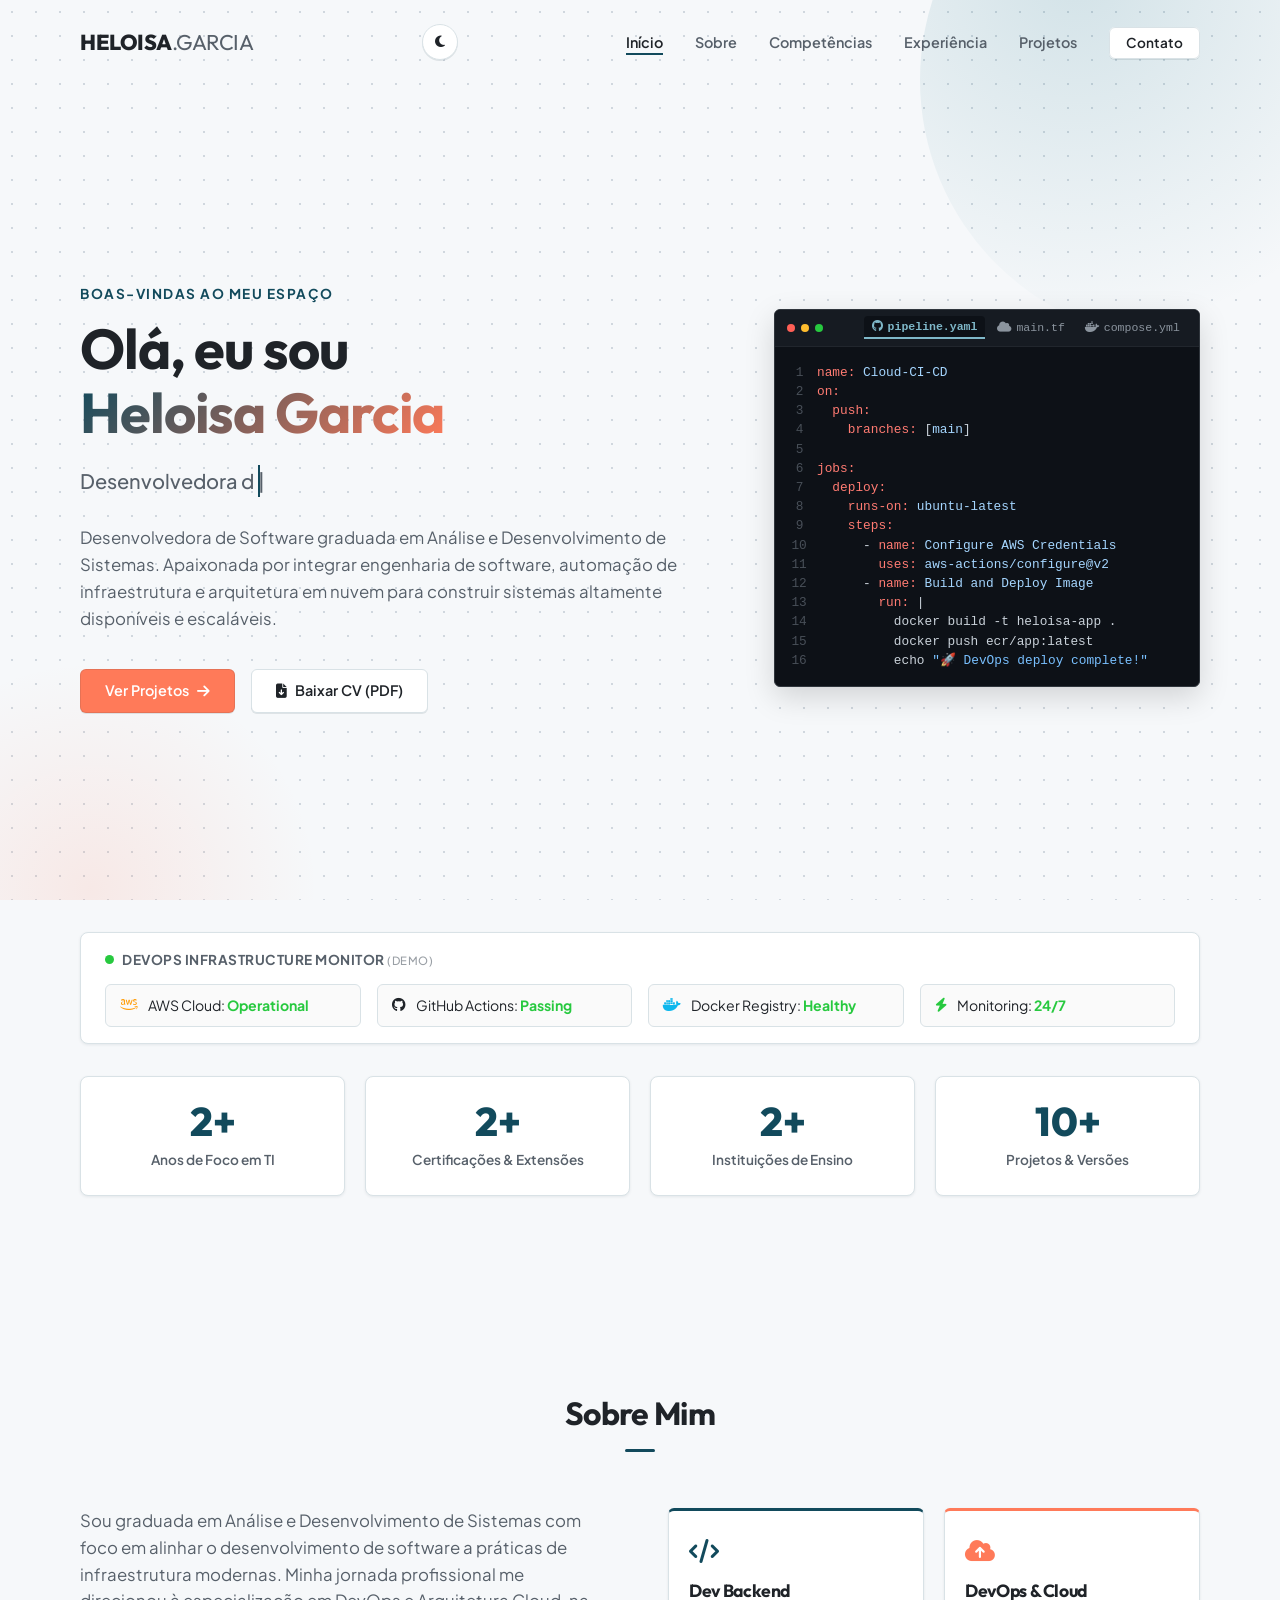
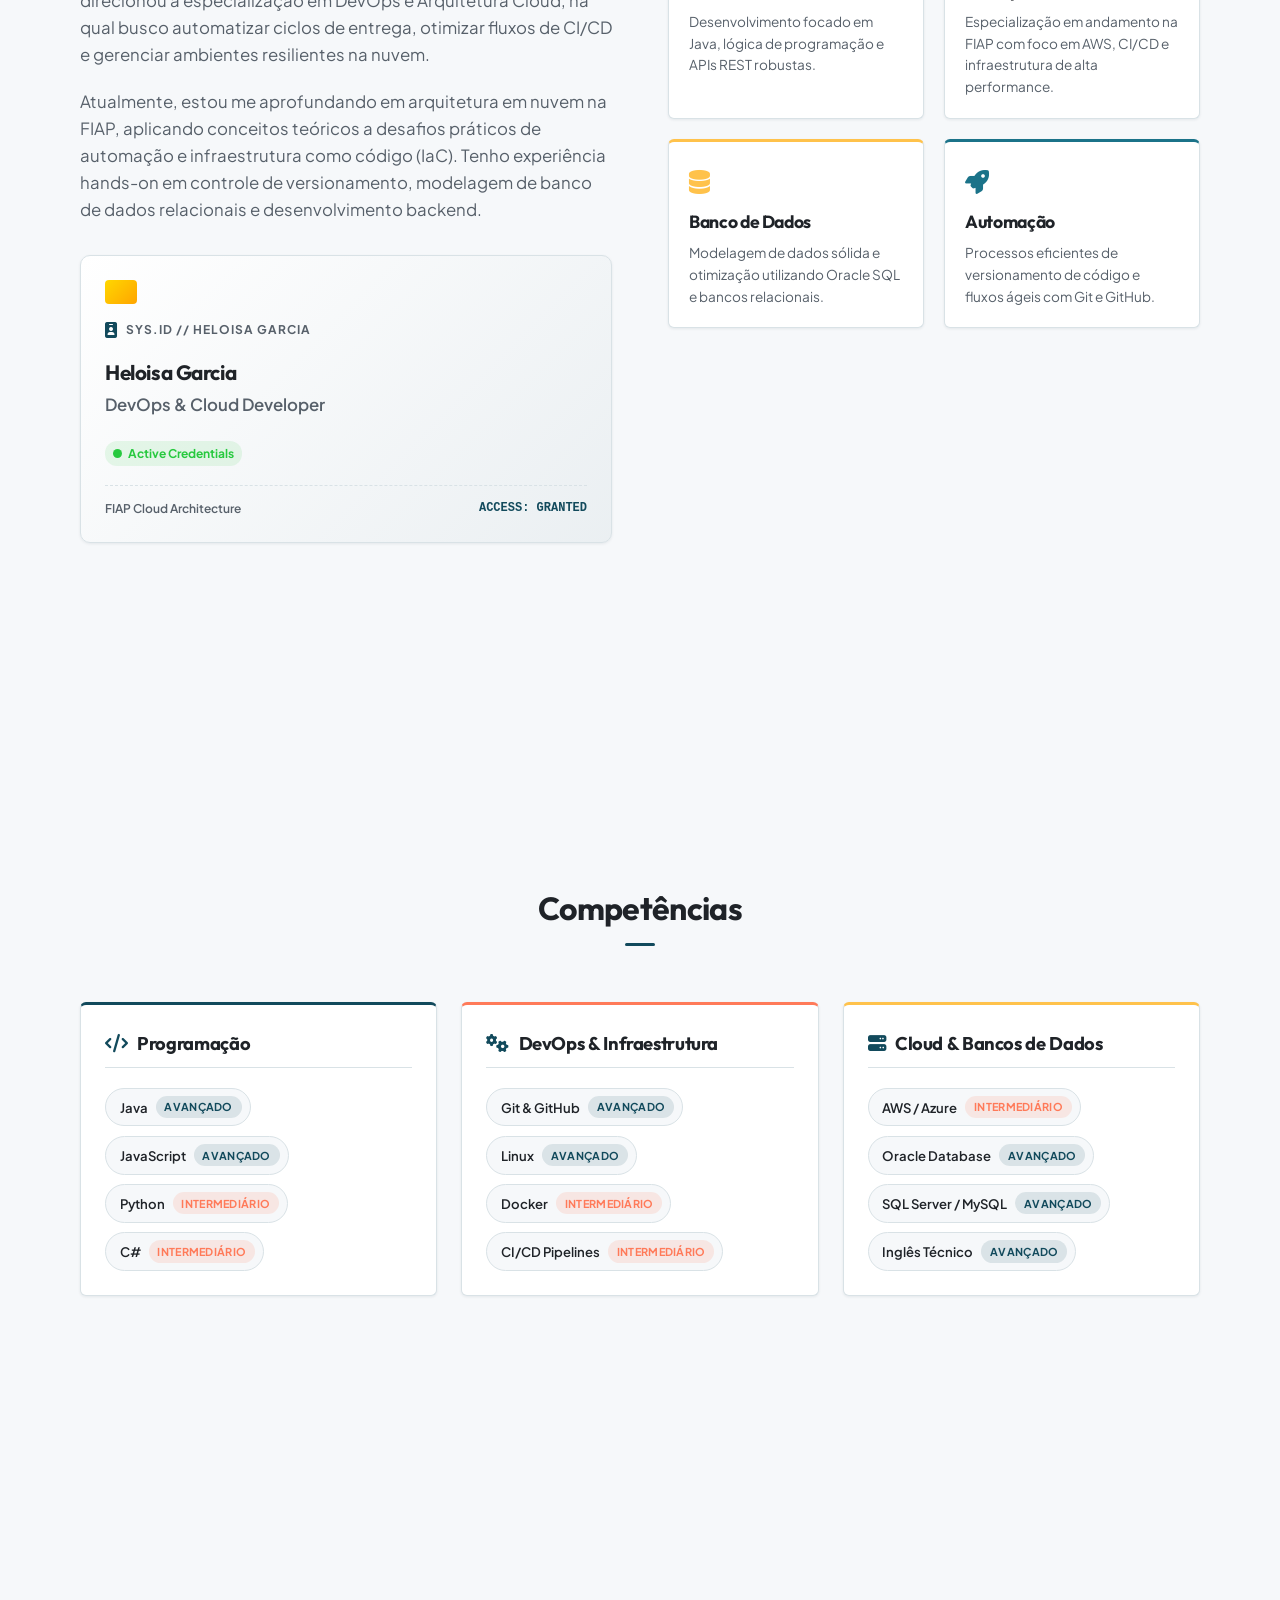
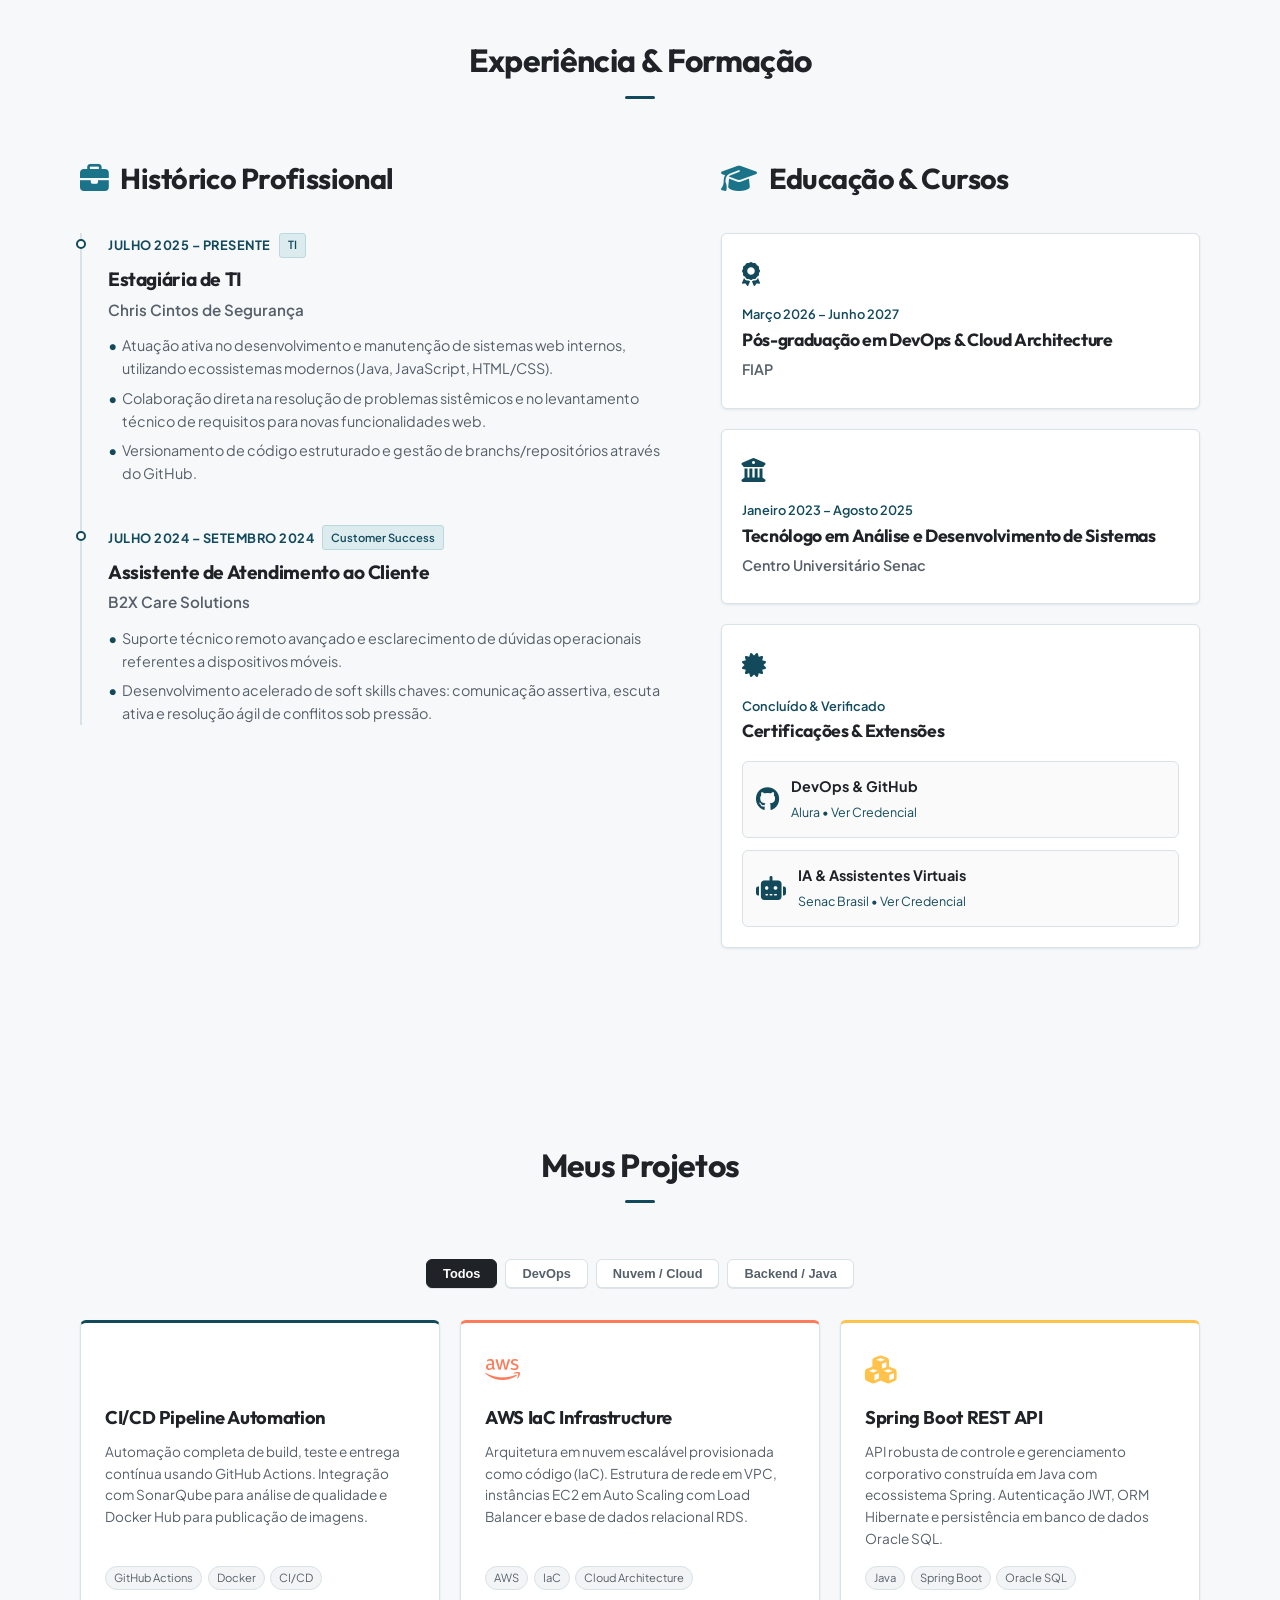
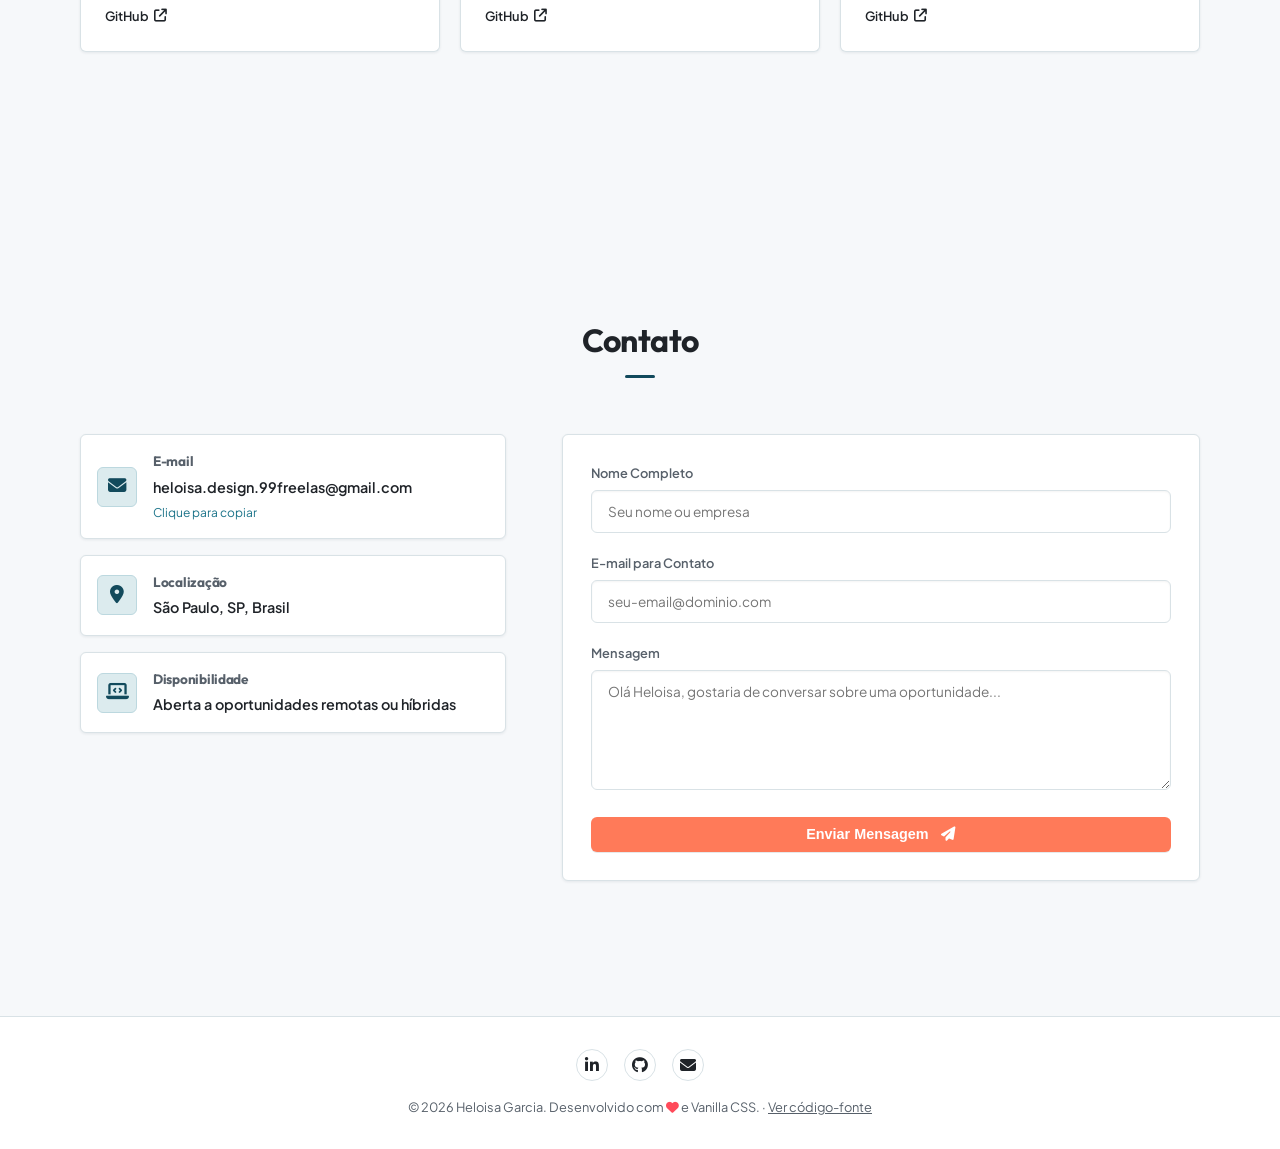
<file: index.html>
<!DOCTYPE html>
<html lang="pt-BR">
<head>
  <meta charset="UTF-8">
  <meta name="viewport" content="width=device-width, initial-scale=1.0">
  
  <!-- Primary SEO Meta Tags -->
  <title>Heloisa Garcia | Portfolio - DevOps & Cloud Developer</title>
  <meta name="description" content="Portfolio profissional de Heloisa Garcia, Desenvolvedora de Software graduada em ADS e pós-graduanda em DevOps e Arquitetura Cloud pela FIAP.">
  <meta name="keywords" content="DevOps, Cloud Computing, FIAP, Senac, AWS, Azure, Java, GitHub, Heloisa Garcia, Desenvolvedora de Software">
  <meta name="author" content="Heloisa Garcia">
  
  <!-- Open Graph / Social Media Meta Tags -->
  <meta property="og:type" content="website">
  <meta property="og:url" content="https://heloisapegarcia.github.io/">
  <meta property="og:title" content="Heloisa Garcia | Portfolio - DevOps & Cloud Developer">
  <meta property="og:description" content="Engenharia de Software, Automação de Infraestrutura e Arquitetura Cloud. Pós-graduanda FIAP.">
  <meta property="og:image" content="https://heloisapegarcia.github.io/og-image.png">
  <meta property="og:image:width" content="1200">
  <meta property="og:image:height" content="630">

  <!-- Twitter Meta Tags -->
  <meta name="twitter:card" content="summary_large_image">
  <meta name="twitter:title" content="Heloisa Garcia | Portfolio - DevOps & Cloud Developer">
  <meta name="twitter:description" content="Engenharia de Software, Automação de Infraestrutura e Arquitetura Cloud.">
  <meta name="twitter:image" content="https://heloisapegarcia.github.io/og-image.png">

  <!-- Favicon & Theme Color -->
  <link rel="icon" type="image/svg+xml" href="favicon.svg">
  <link rel="icon" type="image/png" sizes="32x32" href="favicon-32.png">
  <link rel="alternate icon" href="favicon.ico">
  <link rel="apple-touch-icon" href="apple-touch-icon.png">
  <meta name="theme-color" content="#124a5c">

  <!-- FontAwesome for Premium Icons -->
  <link rel="stylesheet" href="https://cdnjs.cloudflare.com/ajax/libs/font-awesome/6.4.2/css/all.min.css">

  <!-- Link custom style.css -->
  <link rel="stylesheet" href="style.css">
</head>
<body>

  <!-- PRINT ONLY HEADER (Visible only in print preview/Ctrl+P) -->
  <div class="print-only-header" style="display: none;">
    <h1>Heloisa Garcia</h1>
    <div class="subtitle">Desenvolvedora de Software | Foco em DevOps e Cloud</div>
    <div class="meta-info">
      <div><i class="fa fa-envelope"></i> heloisa.design.99freelas@gmail.com</div>
      <div><i class="fa fa-map-marker-alt"></i> São Paulo, SP, Brasil</div>
      <div><i class="fab fa-linkedin"></i> linkedin.com/in/heloisa-pgarcia</div>
      <div><i class="fab fa-github"></i> github.com/HeloisaPeGarcia</div>
    </div>
  </div>

  <!-- NAVIGATION HEADER -->
  <header id="header">
    <div class="container nav-container">
      <div class="logo">
        <a href="#hero">HELOISA<span>.GARCIA</span></a>
      </div>
      
      <div class="header-right">
        <!-- Theme Toggle Button -->
        <button id="theme-toggle" class="theme-toggle-btn" aria-label="Alternar modo escuro ou claro" title="Alternar tema">
          <i class="fa-solid fa-moon"></i>
        </button>
        
        <!-- Hamburger Menu for Mobile -->
        <div class="menu-toggle" id="menu-toggle" aria-label="Abrir menu de navegação">
          <span></span>
          <span></span>
          <span></span>
        </div>
      </div>
      
      <nav>
        <ul id="nav-menu">
          <li><a href="#hero" class="active">Início</a></li>
          <li><a href="#about">Sobre</a></li>
          <li><a href="#skills">Competências</a></li>
          <li><a href="#experience">Experiência</a></li>
          <li><a href="#projects">Projetos</a></li>
          <li><a href="#contact" class="btn-nav">Contato</a></li>
        </ul>
      </nav>
    </div>
  </header>

  <!-- HERO SECTION -->
  <section id="hero" class="hero">
    <div class="container hero-grid">
      <div class="hero-content">
        <div class="hero-subtitle">Boas-vindas ao meu espaço</div>
        <h1>Olá, eu sou<br><span class="gradient-text">Heloisa Garcia</span></h1>
        <div class="hero-typing">
          <span id="typed-text"></span><span class="cursor">|</span>
        </div>
        <p class="hero-desc">
          Desenvolvedora de Software graduada em Análise e Desenvolvimento de Sistemas. Apaixonada por integrar engenharia de software, automação de infraestrutura e arquitetura em nuvem para construir sistemas altamente disponíveis e escaláveis.
        </p>
        <div class="hero-cta">
          <a href="#projects" class="btn btn-primary">
            Ver Projetos <i class="fa-solid fa-arrow-right"></i>
          </a>
          <a href="Profile.pdf" download="Curriculo-Heloisa-Garcia.pdf" id="download-cv" class="btn btn-secondary">
            <i class="fa-solid fa-file-arrow-down"></i> Baixar CV (PDF)
          </a>
        </div>
      </div>
      
      <!-- Premium DevOps Interactive Terminal Mockup -->
      <div class="hero-visual">
        <div class="terminal-mockup glass">
          <div class="terminal-header">
            <div class="terminal-dots">
              <span class="terminal-dot red"></span>
              <span class="terminal-dot yellow"></span>
              <span class="terminal-dot green"></span>
            </div>
            <div class="terminal-tabs">
              <button class="terminal-tab active" data-tab="cicd" aria-label="Ver código CI/CD"><i class="fa-brands fa-github"></i> pipeline.yaml</button>
              <button class="terminal-tab" data-tab="terraform" aria-label="Ver código Terraform"><i class="fa-solid fa-cloud"></i> main.tf</button>
              <button class="terminal-tab" data-tab="docker" aria-label="Ver código Docker Compose"><i class="fa-brands fa-docker"></i> compose.yml</button>
            </div>
          </div>
          <div class="terminal-body" id="terminal-body">
            <!-- Code content loaded dynamically via JavaScript -->
          </div>
        </div>
      </div>
    </div>
  </section>

  <!-- DEVOPS LIVE STATUS MONITOR WIDGET -->
  <div class="status-widget-container container">
    <div class="status-widget glass">
      <div class="status-header">
        <span class="pulse-dot"></span>
        <span class="status-title">DevOps Infrastructure Monitor <small style="opacity:.6; font-weight:500;">(demo)</small></span>
      </div>
      <div class="status-items">
        <div class="status-item">
          <i class="fa-brands fa-aws" style="color: #ff9900;"></i>
          <span>AWS Cloud: <strong class="status-ok">Operational</strong></span>
        </div>
        <div class="status-item">
          <i class="fa-brands fa-github"></i>
          <span>GitHub Actions: <strong class="status-ok">Passing</strong></span>
        </div>
        <div class="status-item">
          <i class="fa-brands fa-docker" style="color: #0db7ed;"></i>
          <span>Docker Registry: <strong class="status-ok">Healthy</strong></span>
        </div>
        <div class="status-item">
          <i class="fa-solid fa-bolt" style="color: #27c93f;"></i>
          <span>Monitoring: <strong class="status-ok">24/7</strong></span>
        </div>
      </div>
    </div>
  </div>

  <!-- STATS COUNTER BAR -->
  <div class="stats-bar-container container">
    <div class="stats-grid">
      <div class="stat-card glass">
        <div class="stat-number" data-target="2">0</div>
        <div class="stat-label">Anos de Foco em TI</div>
      </div>
      <div class="stat-card glass">
        <div class="stat-number" data-target="2">0</div>
        <div class="stat-label">Certificações & Extensões</div>
      </div>
      <div class="stat-card glass">
        <div class="stat-number" data-target="2">0</div>
        <div class="stat-label">Instituições de Ensino</div>
      </div>
      <div class="stat-card glass">
        <div class="stat-number" data-target="10">0</div>
        <div class="stat-label">Projetos & Versões</div>
      </div>
    </div>
  </div>

  <!-- ABOUT / RESUMO SECTION -->
  <section id="about" class="reveal">
    <div class="container">
      <h2 class="section-title">Sobre Mim</h2>
      <div class="about-grid">
        <div class="about-text">
          <p>
            Sou graduada em Análise e Desenvolvimento de Sistemas com foco em alinhar o desenvolvimento de software a práticas de infraestrutura modernas. Minha jornada profissional me direcionou à especialização em DevOps e Arquitetura Cloud, na qual busco automatizar ciclos de entrega, otimizar fluxos de CI/CD e gerenciar ambientes resilientes na nuvem.
          </p>
          <p>
            Atualmente, estou me aprofundando em arquitetura em nuvem na FIAP, aplicando conceitos teóricos a desafios práticos de automação e infraestrutura como código (IaC). Tenho experiência hands-on em controle de versionamento, modelagem de banco de dados relacionais e desenvolvimento backend.
          </p>
          
          <!-- Identity Badge 3D Card -->
          <div class="identity-card-wrapper">
            <div class="identity-card glass tilt-card">
              <div class="badge-chip"></div>
              <div class="badge-header">
                <i class="fa-solid fa-id-badge badge-icon"></i>
                <span class="badge-system">SYS.ID // HELOISA GARCIA</span>
              </div>
              <div class="badge-info">
                <h3>Heloisa Garcia</h3>
                <p class="badge-role">DevOps & Cloud Developer</p>
                <div class="badge-status">
                  <span class="pulse-dot"></span> Active Credentials
                </div>
              </div>
              <div class="badge-footer">
                <span>FIAP Cloud Architecture</span>
                <span class="badge-code">ACCESS: GRANTED</span>
              </div>
            </div>
          </div>
        </div>
        
        <div class="about-highlights">
          <div class="highlight-card glass accent-petrol">
            <div class="highlight-icon"><i class="fa-solid fa-code"></i></div>
            <h3>Dev Backend</h3>
            <p>Desenvolvimento focado em Java, lógica de programação e APIs REST robustas.</p>
          </div>

          <div class="highlight-card glass accent-coral">
            <div class="highlight-icon"><i class="fa-solid fa-cloud-arrow-up"></i></div>
            <h3>DevOps & Cloud</h3>
            <p>Especialização em andamento na FIAP com foco em AWS, CI/CD e infraestrutura de alta performance.</p>
          </div>

          <div class="highlight-card glass accent-amber">
            <div class="highlight-icon"><i class="fa-solid fa-database"></i></div>
            <h3>Banco de Dados</h3>
            <p>Modelagem de dados sólida e otimização utilizando Oracle SQL e bancos relacionais.</p>
          </div>

          <div class="highlight-card glass accent-cyan">
            <div class="highlight-icon"><i class="fa-solid fa-rocket"></i></div>
            <h3>Automação</h3>
            <p>Processos eficientes de versionamento de código e fluxos ágeis com Git e GitHub.</p>
          </div>
        </div>
      </div>
    </div>
  </section>

  <!-- SKILLS SECTION -->
  <section id="skills" class="reveal">
    <div class="container">
      <h2 class="section-title">Competências</h2>
      <div class="skills-container">
        
        <!-- Category: Programação -->
        <div class="skills-category glass accent-top-petrol">
          <h3><i class="fa-solid fa-code"></i> Programação</h3>
          <div class="skill-list">
            <div class="skill-chip" data-level="avancado"><span class="skill-chip-name">Java</span><span class="skill-chip-level">Avançado</span></div>
            <div class="skill-chip" data-level="avancado"><span class="skill-chip-name">JavaScript</span><span class="skill-chip-level">Avançado</span></div>
            <div class="skill-chip" data-level="intermediario"><span class="skill-chip-name">Python</span><span class="skill-chip-level">Intermediário</span></div>
            <div class="skill-chip" data-level="intermediario"><span class="skill-chip-name">C#</span><span class="skill-chip-level">Intermediário</span></div>
          </div>
        </div>

        <!-- Category: DevOps & Infra -->
        <div class="skills-category glass accent-top-coral">
          <h3><i class="fa-solid fa-gears"></i> DevOps & Infraestrutura</h3>
          <div class="skill-list">
            <div class="skill-chip" data-level="avancado"><span class="skill-chip-name">Git &amp; GitHub</span><span class="skill-chip-level">Avançado</span></div>
            <div class="skill-chip" data-level="avancado"><span class="skill-chip-name">Linux</span><span class="skill-chip-level">Avançado</span></div>
            <div class="skill-chip" data-level="intermediario"><span class="skill-chip-name">Docker</span><span class="skill-chip-level">Intermediário</span></div>
            <div class="skill-chip" data-level="intermediario"><span class="skill-chip-name">CI/CD Pipelines</span><span class="skill-chip-level">Intermediário</span></div>
          </div>
        </div>

        <!-- Category: Cloud & DB -->
        <div class="skills-category glass accent-top-amber">
          <h3><i class="fa-solid fa-server"></i> Cloud & Bancos de Dados</h3>
          <div class="skill-list">
            <div class="skill-chip" data-level="intermediario"><span class="skill-chip-name">AWS / Azure</span><span class="skill-chip-level">Intermediário</span></div>
            <div class="skill-chip" data-level="avancado"><span class="skill-chip-name">Oracle Database</span><span class="skill-chip-level">Avançado</span></div>
            <div class="skill-chip" data-level="avancado"><span class="skill-chip-name">SQL Server / MySQL</span><span class="skill-chip-level">Avançado</span></div>
            <div class="skill-chip" data-level="avancado"><span class="skill-chip-name">Inglês Técnico</span><span class="skill-chip-level">Avançado</span></div>
          </div>
        </div>

      </div>
    </div>
  </section>

  <!-- EXPERIENCE & EDUCATION SECTION -->
  <section id="experience" class="reveal">
    <div class="container">
      <h2 class="section-title">Experiência & Formação</h2>
      <div class="experience-layout">
        
        <!-- Professional Timeline -->
        <div>
          <h3 style="font-size: 1.8rem; margin-bottom: 2rem; display: flex; align-items: center; gap: 0.75rem;">
            <i class="fa-solid fa-briefcase" style="color: var(--accent-cyan);"></i> Histórico Profissional
          </h3>
          <div class="timeline">
            
            <div class="timeline-item">
              <div class="timeline-dot"></div>
              <div class="timeline-meta">
                <span class="timeline-date">Julho 2025 – Presente</span>
                <span class="timeline-badge">TI</span>
              </div>
              <h3>Estagiária de TI</h3>
              <div class="timeline-company">Chris Cintos de Segurança</div>
              <ul class="timeline-desc">
                <li>Atuação ativa no desenvolvimento e manutenção de sistemas web internos, utilizando ecossistemas modernos (Java, JavaScript, HTML/CSS).</li>
                <li>Colaboração direta na resolução de problemas sistêmicos e no levantamento técnico de requisitos para novas funcionalidades web.</li>
                <li>Versionamento de código estruturado e gestão de branchs/repositórios através do GitHub.</li>
              </ul>
            </div>
            
            <div class="timeline-item">
              <div class="timeline-dot"></div>
              <div class="timeline-meta">
                <span class="timeline-date">Julho 2024 – Setembro 2024</span>
                <span class="timeline-badge">Customer Success</span>
              </div>
              <h3>Assistente de Atendimento ao Cliente</h3>
              <div class="timeline-company">B2X Care Solutions</div>
              <ul class="timeline-desc">
                <li>Suporte técnico remoto avançado e esclarecimento de dúvidas operacionais referentes a dispositivos móveis.</li>
                <li>Desenvolvimento acelerado de soft skills chaves: comunicação assertiva, escuta ativa e resolução ágil de conflitos sob pressão.</li>
              </ul>
            </div>
            
          </div>
        </div>

        <!-- Academic & Certifications -->
        <div>
          <h3 style="font-size: 1.8rem; margin-bottom: 2rem; display: flex; align-items: center; gap: 0.75rem;">
            <i class="fa-solid fa-graduation-cap" style="color: var(--accent-cyan);"></i> Educação & Cursos
          </h3>
          
          <div class="education-cards">
            
            <div class="edu-card glass">
              <div class="edu-icon"><i class="fa-solid fa-award"></i></div>
              <span class="edu-period">Março 2026 – Junho 2027</span>
              <h4>Pós-graduação em DevOps & Cloud Architecture</h4>
              <div class="edu-inst">FIAP</div>
            </div>
            
            <div class="edu-card glass">
              <div class="edu-icon"><i class="fa-solid fa-university"></i></div>
              <span class="edu-period">Janeiro 2023 – Agosto 2025</span>
              <h4>Tecnólogo em Análise e Desenvolvimento de Sistemas</h4>
              <div class="edu-inst">Centro Universitário Senac</div>
            </div>
            
            <div class="edu-card glass cert-card-badge">
              <div class="edu-icon"><i class="fa-solid fa-certificate"></i></div>
              <span class="edu-period">Concluído & Verificado</span>
              <h4>Certificações & Extensões</h4>
              <div class="cert-badges-grid">
                <div class="cert-badge-item" onclick="openCertModal('DevOps: Repositórios no GitHub', 'Treinamento prático Alura cobrindo estratégias de Branching (GitFlow), versionamento de código, tags de release e integração com GitHub.')">
                  <i class="fa-brands fa-github cert-icon"></i>
                  <div class="cert-info">
                    <strong>DevOps & GitHub</strong>
                    <span>Alura • Ver Credencial</span>
                  </div>
                </div>
                <div class="cert-badge-item" onclick="openCertModal('Criação de Assistentes Virtuais (IA)', 'Extensão Universitária no Senac Brasil focada em arquitetura de bots, modelos de linguagem e integração de APIs de inteligência artificial.')">
                  <i class="fa-solid fa-robot cert-icon"></i>
                  <div class="cert-info">
                    <strong>IA & Assistentes Virtuais</strong>
                    <span>Senac Brasil • Ver Credencial</span>
                  </div>
                </div>
              </div>
            </div>

          </div>
        </div>

      </div>
    </div>
  </section>

  <!-- PROJECTS GALLERY SECTION -->
  <section id="projects" class="reveal projects">
    <div class="container">
      <h2 class="section-title">Meus Projetos</h2>
      
      <!-- Project Category Filters -->
      <div class="projects-filter">
        <button class="filter-btn active" data-filter="all">Todos</button>
        <button class="filter-btn" data-filter="devops">DevOps</button>
        <button class="filter-btn" data-filter="cloud">Nuvem / Cloud</button>
        <button class="filter-btn" data-filter="backend">Backend / Java</button>
      </div>
      
      <div class="projects-grid">
        
        <!-- Project 1 -->
        <div class="project-card glass" data-category="devops">
          <div class="project-icon"><i class="fa-brands fa-github-actions"></i></div>
          <h3>CI/CD Pipeline Automation</h3>
          <p>Automação completa de build, teste e entrega contínua usando GitHub Actions. Integração com SonarQube para análise de qualidade e Docker Hub para publicação de imagens.</p>
          <div class="project-tags">
            <span class="project-tag">GitHub Actions</span>
            <span class="project-tag">Docker</span>
            <span class="project-tag">CI/CD</span>
          </div>
          <div class="project-links">
            <a href="https://github.com/HeloisaPeGarcia" target="_blank" class="project-link">
              GitHub <i class="fa-solid fa-arrow-up-right-from-square"></i>
            </a>
          </div>
        </div>
        
        <!-- Project 2 -->
        <div class="project-card glass" data-category="cloud">
          <div class="project-icon"><i class="fa-brands fa-aws"></i></div>
          <h3>AWS IaC Infrastructure</h3>
          <p>Arquitetura em nuvem escalável provisionada como código (IaC). Estrutura de rede em VPC, instâncias EC2 em Auto Scaling com Load Balancer e base de dados relacional RDS.</p>
          <div class="project-tags">
            <span class="project-tag">AWS</span>
            <span class="project-tag">IaC</span>
            <span class="project-tag">Cloud Architecture</span>
          </div>
          <div class="project-links">
            <a href="https://github.com/HeloisaPeGarcia" target="_blank" class="project-link">
              GitHub <i class="fa-solid fa-arrow-up-right-from-square"></i>
            </a>
          </div>
        </div>
        
        <!-- Project 3 -->
        <div class="project-card glass" data-category="backend">
          <div class="project-icon"><i class="fa-solid fa-cubes"></i></div>
          <h3>Spring Boot REST API</h3>
          <p>API robusta de controle e gerenciamento corporativo construída em Java com ecossistema Spring. Autenticação JWT, ORM Hibernate e persistência em banco de dados Oracle SQL.</p>
          <div class="project-tags">
            <span class="project-tag">Java</span>
            <span class="project-tag">Spring Boot</span>
            <span class="project-tag">Oracle SQL</span>
          </div>
          <div class="project-links">
            <a href="https://github.com/HeloisaPeGarcia" target="_blank" class="project-link">
              GitHub <i class="fa-solid fa-arrow-up-right-from-square"></i>
            </a>
          </div>
        </div>

      </div>
    </div>
  </section>

  <!-- CONTACT SECTION -->
  <section id="contact" class="reveal">
    <div class="container">
      <h2 class="section-title">Contato</h2>
      <div class="contact-grid">
        
        <!-- Left details panel -->
        <div class="contact-info">
          
          <div class="contact-method-card glass" id="copy-email">
            <div class="contact-icon-box"><i class="fa-solid fa-envelope"></i></div>
            <div class="contact-details">
              <h4>E-mail</h4>
              <p id="email-text">heloisa.design.99freelas@gmail.com</p>
              <span style="font-size: 0.75rem; color: var(--accent-cyan); display: block; margin-top: 4px;">Clique para copiar</span>
            </div>
          </div>
          
          <div class="contact-method-card glass" style="cursor: default;">
            <div class="contact-icon-box"><i class="fa-solid fa-location-dot"></i></div>
            <div class="contact-details">
              <h4>Localização</h4>
              <p>São Paulo, SP, Brasil</p>
            </div>
          </div>

          <div class="contact-method-card glass" style="cursor: default;">
            <div class="contact-icon-box"><i class="fa-solid fa-laptop-code"></i></div>
            <div class="contact-details">
              <h4>Disponibilidade</h4>
              <p>Aberta a oportunidades remotas ou híbridas</p>
            </div>
          </div>

        </div>
        
        <!-- Right interactive form -->
        <div class="contact-form glass">
          <form id="portfolio-form" onsubmit="handleFormSubmit(event)">
            <div class="form-group">
              <label for="form-name">Nome Completo</label>
              <input type="text" id="form-name" class="form-control" placeholder="Seu nome ou empresa" required>
            </div>
            
            <div class="form-group">
              <label for="form-email">E-mail para Contato</label>
              <input type="email" id="form-email" class="form-control" placeholder="seu-email@dominio.com" required>
            </div>
            
            <div class="form-group">
              <label for="form-msg">Mensagem</label>
              <textarea id="form-msg" class="form-control" placeholder="Olá Heloisa, gostaria de conversar sobre uma oportunidade..." required></textarea>
            </div>
            
            <button type="submit" class="btn btn-primary" style="width: 100%; justify-content: center; gap: 0.8rem; border: none;">
              Enviar Mensagem <i class="fa-solid fa-paper-plane"></i>
            </button>
          </form>
        </div>

      </div>
    </div>
  </section>

  <!-- CLIPBOARD FEEDBACK TOAST -->
  <div class="clipboard-toast" id="toast">Copiado com sucesso!</div>

  <!-- SUCCESS DIALOG MODAL -->
  <div class="modal-overlay" id="success-modal">
    <div class="modal-card glass">
      <div class="modal-icon"><i class="fa-solid fa-circle-check"></i></div>
      <h3 style="font-size: 1.5rem; margin-bottom: 0.8rem;">Mensagem Enviada!</h3>
      <p style="color: var(--text-muted); font-size: 0.95rem; margin-bottom: 1.8rem;">
        Obrigado pelo seu contato. Responderei no e-mail informado o mais breve possível!
      </p>
      <button onclick="closeModal()" class="btn btn-primary" style="display: block; margin: 0 auto; padding: 0.6rem 2rem;">
        Fechar
      </button>
    </div>
  </div>

  <!-- CERTIFICATE LIGHTBOX MODAL -->
  <div class="modal-overlay" id="cert-modal">
    <div class="modal-card glass">
      <div class="modal-icon"><i class="fa-solid fa-award"></i></div>
      <h3 id="cert-title" style="font-size: 1.4rem; margin-bottom: 0.5rem; color: var(--text-main);">Certificado</h3>
      <p id="cert-desc" style="color: var(--text-muted); font-size: 0.95rem; margin-bottom: 1.8rem; line-height: 1.6;"></p>
      <button onclick="closeCertModal()" class="btn btn-primary" style="display: block; margin: 0 auto; padding: 0.6rem 2rem;">
        Fechar
      </button>
    </div>
  </div>

  <!-- FOOTER -->
  <footer>
    <div class="container footer-content">
      <div class="footer-socials">
        <a href="https://www.linkedin.com/in/heloisa-pgarcia" target="_blank" class="social-icon" aria-label="LinkedIn"><i class="fa-brands fa-linkedin-in"></i></a>
        <a href="https://github.com/HeloisaPeGarcia" target="_blank" class="social-icon" aria-label="GitHub"><i class="fa-brands fa-github"></i></a>
        <a href="mailto:heloisa.design.99freelas@gmail.com" class="social-icon" aria-label="E-mail"><i class="fa-solid fa-envelope"></i></a>
      </div>
      <div class="footer-copy">
        &copy; <span id="footer-year">2026</span> Heloisa Garcia. Desenvolvido com <i class="fa-solid fa-heart" style="color: #ff4a5a; font-size: 0.8rem;"></i> e Vanilla CSS.
        &middot;
        <a href="https://github.com/HeloisaPeGarcia/heloisapegarcia.github.io" target="_blank" rel="noopener noreferrer" style="color: inherit; text-decoration: underline;">Ver código-fonte</a>
      </div>
    </div>
  </footer>

  <!-- Link custom script.js -->
  <script src="script.js"></script>
</body>
</html>
</file>
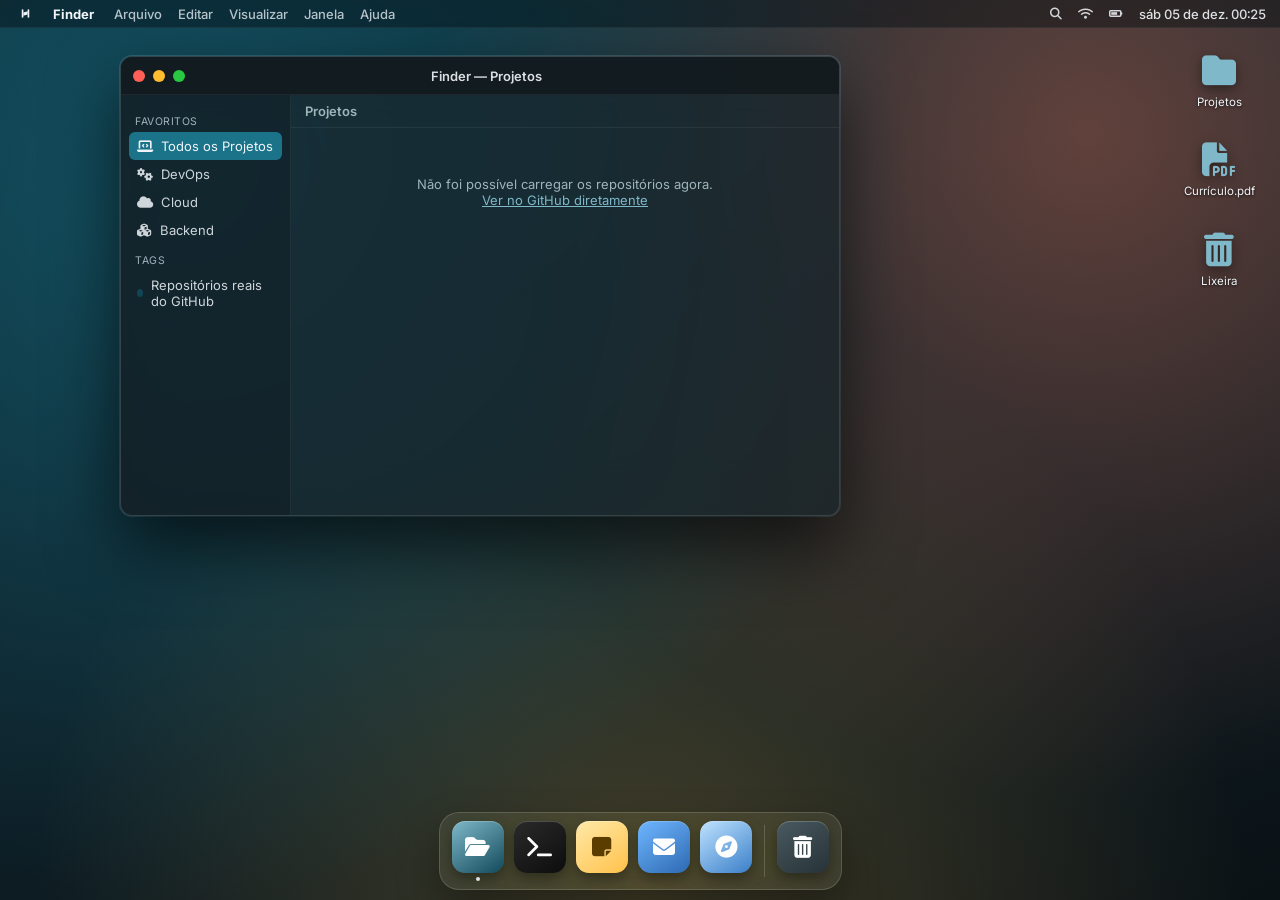
<file: macos-concept/index.html>
<!DOCTYPE html>
<html lang="pt-BR">
<head>
<meta charset="UTF-8">
<meta name="viewport" content="width=device-width, initial-scale=1.0, maximum-scale=1.0">
<title>Heloisa Garcia — macOS Portfolio Concept</title>
<meta name="description" content="Protótipo interativo: portfolio de Heloisa Garcia simulando um desktop macOS, totalmente navegável.">
<link rel="icon" type="image/svg+xml" href="../favicon.svg">
<link rel="stylesheet" href="https://cdnjs.cloudflare.com/ajax/libs/font-awesome/6.4.2/css/all.min.css">
<link rel="preconnect" href="https://fonts.googleapis.com">
<link href="https://fonts.googleapis.com/css2?family=JetBrains+Mono:wght@400;500;600;700&family=Inter:wght@400;500;600;700;800&display=swap" rel="stylesheet">
<link rel="stylesheet" href="style.css">
</head>
<body>

<!-- ============ DESKTOP (desktop/tablet only) ============ -->
<div class="desktop" id="desktop">

  <div class="wallpaper"></div>

  <!-- Menu Bar -->
  <div class="menubar">
    <div class="menubar-left">
      <button class="apple-btn" id="apple-menu-btn" aria-label="Menu Apple">
        <svg viewBox="0 0 64 64" width="15" height="15">
          <rect x="16" y="14" width="7" height="36" rx="3.5" fill="currentColor"/>
          <rect x="41" y="14" width="7" height="36" rx="3.5" fill="currentColor"/>
          <polygon points="23,28 41,22 41,36 23,42" fill="currentColor"/>
        </svg>
      </button>
      <span class="active-app-name" id="active-app-name">Finder</span>
      <span class="menu-item">Arquivo</span>
      <span class="menu-item">Editar</span>
      <span class="menu-item">Visualizar</span>
      <span class="menu-item">Janela</span>
      <span class="menu-item">Ajuda</span>
    </div>
    <div class="menubar-right">
      <i class="fa-solid fa-magnifying-glass"></i>
      <i class="fa-solid fa-wifi"></i>
      <i class="fa-solid fa-battery-three-quarters"></i>
      <span id="clock">--:--</span>
    </div>

    <!-- Apple dropdown -->
    <div class="apple-dropdown" id="apple-dropdown">
      <div class="dropdown-item" data-open="about-mac"><i class="fa-solid fa-circle-info"></i> Sobre Este Mac</div>
      <div class="dropdown-sep"></div>
      <div class="dropdown-item" data-action="open-real-site"><i class="fa-solid fa-arrow-up-right-from-square"></i> Abrir site tradicional</div>
      <div class="dropdown-item" data-action="toggle-theme"><i class="fa-solid fa-circle-half-stroke"></i> Alternar Aparência</div>
    </div>
  </div>

  <!-- Desktop icons -->
  <div class="desktop-icons">
    <div class="desktop-icon" data-open="finder">
      <div class="dicon-glyph"><i class="fa-solid fa-folder"></i></div>
      <span>Projetos</span>
    </div>
    <div class="desktop-icon" data-href="../Profile.pdf">
      <div class="dicon-glyph"><i class="fa-solid fa-file-pdf"></i></div>
      <span>Currículo.pdf</span>
    </div>
    <div class="desktop-icon" data-open="trash">
      <div class="dicon-glyph"><i class="fa-solid fa-trash-can"></i></div>
      <span>Lixeira</span>
    </div>
  </div>

  <!-- Windows mount here -->
  <div id="windows-container"></div>

  <!-- Dock -->
  <div class="dock-wrap">
    <div class="dock">
      <div class="dock-item" data-open="finder" data-label="Finder">
        <div class="dock-icon dock-finder"><i class="fa-solid fa-folder-open"></i></div>
        <span class="dock-dot"></span>
      </div>
      <div class="dock-item" data-open="terminal" data-label="Terminal">
        <div class="dock-icon dock-terminal"><i class="fa-solid fa-terminal"></i></div>
        <span class="dock-dot"></span>
      </div>
      <div class="dock-item" data-open="notes" data-label="Notas">
        <div class="dock-icon dock-notes"><i class="fa-solid fa-note-sticky"></i></div>
        <span class="dock-dot"></span>
      </div>
      <div class="dock-item" data-open="mail" data-label="Mail">
        <div class="dock-icon dock-mail"><i class="fa-solid fa-envelope"></i></div>
        <span class="dock-dot"></span>
      </div>
      <div class="dock-item" data-open="safari" data-label="Safari">
        <div class="dock-icon dock-safari"><i class="fa-solid fa-compass"></i></div>
        <span class="dock-dot"></span>
      </div>
      <div class="dock-sep"></div>
      <div class="dock-item" data-open="trash" data-label="Lixeira">
        <div class="dock-icon dock-trash"><i class="fa-solid fa-trash-can"></i></div>
        <span class="dock-dot"></span>
      </div>
    </div>
  </div>

  <!-- Boot hint -->
  <div class="boot-hint" id="boot-hint">
    <i class="fa-solid fa-arrow-down"></i> clique nos ícones do dock pra navegar
  </div>
</div>

<!-- ============ APP CONTENT TEMPLATES (moved into windows by JS) ============ -->
<template id="tpl-finder">
  <div class="finder-app">
    <div class="finder-sidebar">
      <div class="finder-section-label">Favoritos</div>
      <div class="finder-sidebar-item active" data-filter="all"><i class="fa-solid fa-laptop-code"></i> Todos os Projetos</div>
      <div class="finder-sidebar-item" data-filter="devops"><i class="fa-solid fa-gears"></i> DevOps</div>
      <div class="finder-sidebar-item" data-filter="cloud"><i class="fa-solid fa-cloud"></i> Cloud</div>
      <div class="finder-sidebar-item" data-filter="backend"><i class="fa-solid fa-cubes"></i> Backend</div>
      <div class="finder-section-label">Tags</div>
      <div class="finder-sidebar-item"><span class="tag-dot" style="background:var(--petrol)"></span> Repositórios reais do GitHub</div>
    </div>
    <div class="finder-main">
      <div class="finder-toolbar">
        <span id="finder-path">Projetos</span>
        <span class="finder-count" id="finder-count"></span>
      </div>
      <div class="finder-grid" id="finder-grid">
        <div class="finder-loading"><i class="fa-solid fa-circle-notch fa-spin"></i> Carregando repositórios reais do GitHub…</div>
      </div>
    </div>
  </div>
</template>

<template id="tpl-project-detail">
  <div class="project-detail">
    <button class="back-btn" id="project-back"><i class="fa-solid fa-arrow-left"></i> Voltar</button>
    <div class="project-detail-icon"><i class="fa-solid fa-cube"></i></div>
    <h2 id="pd-name">—</h2>
    <p id="pd-desc">—</p>
    <div class="pd-tags" id="pd-tags"></div>
    <div class="pd-stats" id="pd-stats"></div>
    <a href="#" target="_blank" class="btn-open-github" id="pd-link">Abrir no GitHub <i class="fa-solid fa-arrow-up-right-from-square"></i></a>
  </div>
</template>

<template id="tpl-terminal">
  <div class="terminal-app">
    <div class="terminal-output" id="term-output"></div>
    <div class="terminal-input-line">
      <span class="term-prompt">heloisa@portfolio:~$</span>
      <input type="text" id="term-input" class="term-input" autocomplete="off" spellcheck="false" autocapitalize="off">
    </div>
  </div>
</template>

<template id="tpl-notes">
  <div class="notes-app">
    <div class="notes-sidebar">
      <div class="note-item active" data-note="sobre">
        <strong>Sobre Mim</strong>
        <span>Quem eu sou, resumidamente</span>
      </div>
      <div class="note-item" data-note="disponibilidade">
        <strong>Disponibilidade</strong>
        <span>Remoto / híbrido</span>
      </div>
      <div class="note-item" data-note="stack">
        <strong>Stack Atual</strong>
        <span>O que uso no dia a dia</span>
      </div>
    </div>
    <div class="notes-paper" id="notes-paper"></div>
  </div>
</template>

<template id="tpl-mail">
  <div class="mail-app">
    <div class="mail-header-fields">
      <div class="mail-field"><label>Para:</label><span>heloisa.design.99freelas@gmail.com</span></div>
      <div class="mail-field"><label>Assunto:</label><input type="text" id="mail-subject" value="Oportunidade via Portfolio"></div>
    </div>
    <form id="mail-form">
      <div class="mail-field-stack">
        <input type="text" id="mail-name" placeholder="Seu nome" required>
        <input type="email" id="mail-email" placeholder="Seu e-mail" required>
      </div>
      <textarea id="mail-body" placeholder="Olá Heloisa, gostaria de conversar sobre uma oportunidade..." required></textarea>
      <button type="submit" class="mail-send-btn"><i class="fa-solid fa-paper-plane"></i> Enviar</button>
      <div class="mail-status" id="mail-status"></div>
    </form>
  </div>
</template>

<template id="tpl-safari">
  <div class="safari-app">
    <div class="safari-toolbar">
      <div class="safari-tabs">
        <div class="safari-tab active" data-site="linkedin"><i class="fa-brands fa-linkedin"></i> LinkedIn</div>
        <div class="safari-tab" data-site="github"><i class="fa-brands fa-github"></i> GitHub</div>
      </div>
      <div class="safari-address-bar"><i class="fa-solid fa-lock"></i> <span id="safari-url">linkedin.com/in/heloisa-pgarcia</span></div>
    </div>
    <div class="safari-content" id="safari-content"></div>
  </div>
</template>

<template id="tpl-about-mac">
  <div class="about-mac-app">
    <div class="am-icon">
      <svg viewBox="0 0 64 64" width="56" height="56">
        <rect x="16" y="14" width="7" height="36" rx="3.5" fill="#7fb8c9"/>
        <rect x="41" y="14" width="7" height="36" rx="3.5" fill="#7fb8c9"/>
        <polygon points="23,28 41,22 41,36 23,42" fill="#ff7a59"/>
      </svg>
    </div>
    <h2>heloisaOS</h2>
    <div class="am-version">Versão Portfolio 2.0 — build <span id="am-date"></span></div>
    <table class="am-table">
      <tr><td>Desenvolvedora</td><td>Heloisa Garcia</td></tr>
      <tr><td>Chip</td><td>Café Ultra™ (8 xícaras/dia)</td></tr>
      <tr><td>Memória</td><td>Conhecimento ilimitado (em expansão)</td></tr>
      <tr><td>Armazenamento</td><td>heloisapegarcia.github.io</td></tr>
      <tr><td>Status</td><td><span class="am-status-dot"></span> Disponível para oportunidades</td></tr>
    </table>
  </div>
</template>

<template id="tpl-trash">
  <div class="trash-app">
    <i class="fa-regular fa-trash-can"></i>
    <p>A lixeira está vazia.</p>
    <span>Nenhum bug foi encontrado aqui. Ainda.</span>
  </div>
</template>

<!-- ============ MOBILE FALLBACK ============ -->
<div class="mobile-fallback" id="mobile-fallback">
  <header class="mf-header">
    <div class="mf-logo">Heloisa<span>.Garcia</span></div>
    <a href="../index.html" class="mf-link-full">Ver site completo</a>
  </header>

  <section class="mf-hero">
    <div class="mf-badge">💻 Experiência desktop disponível no computador</div>
    <h1>Heloisa Garcia</h1>
    <p>Software Developer · DevOps & Cloud Architect</p>
  </section>

  <section class="mf-section">
    <h2>Sobre</h2>
    <p>Graduada em Análise e Desenvolvimento de Sistemas, hoje aprofundando em DevOps e Arquitetura Cloud na FIAP. Foco em automatizar ciclos de entrega, otimizar pipelines de CI/CD e gerenciar ambientes resilientes na nuvem.</p>
  </section>

  <section class="mf-section">
    <h2>Competências</h2>
    <div class="mf-chips" id="mf-chips"></div>
  </section>

  <section class="mf-section">
    <h2>Projetos</h2>
    <div class="mf-projects" id="mf-projects">
      <div class="mf-loading"><i class="fa-solid fa-circle-notch fa-spin"></i> Carregando…</div>
    </div>
  </section>

  <section class="mf-section">
    <h2>Contato</h2>
    <form id="mf-form" class="mf-form">
      <input type="text" id="mf-name" placeholder="Seu nome" required>
      <input type="email" id="mf-email" placeholder="Seu e-mail" required>
      <textarea id="mf-msg" placeholder="Mensagem" required></textarea>
      <button type="submit">Enviar mensagem</button>
      <div class="mf-status" id="mf-status"></div>
    </form>
    <div class="mf-socials">
      <a href="https://www.linkedin.com/in/heloisa-pgarcia" target="_blank"><i class="fa-brands fa-linkedin-in"></i></a>
      <a href="https://github.com/HeloisaPeGarcia" target="_blank"><i class="fa-brands fa-github"></i></a>
      <a href="mailto:heloisa.design.99freelas@gmail.com"><i class="fa-solid fa-envelope"></i></a>
    </div>
  </section>
</div>

<script src="script.js"></script>
</body>
</html>
</file>
<file: style.css>
/* Import modern fonts from Google Fonts */
@import url('https://fonts.googleapis.com/css2?family=Outfit:wght@300;400;500;600;700;800&family=Plus+Jakarta+Sans:ital,wght@0,300;0,400;0,500;0,600;0,700;1,400&display=swap');

/* CSS Variables: Ink Petrol + Coral/Amber Signature Theme */
:root {
  --bg-color: #f6f8fa;
  --bg-card: #ffffff;
  --bg-card-hover: #ffffff;
  --border-color: #d9e2e6;
  --border-hover: #1b7389;

  /* Primary Accents (Ink Petrol + Coral/Amber) */
  --primary-color: #124a5c;
  --accent-blue: #124a5c;
  --accent-cyan: #1b7389;
  --accent-coral: #ff7a59;
  --accent-coral-hover: #e8603f;
  --accent-amber: #ffc24b;
  --accent-green: #2da44e;
  --accent-green-hover: #2c974b;

  /* Text Colors */
  --text-main: #1f2328;
  --text-muted: #57606a;
  --text-inverse: #ffffff;

  /* Shadows & Blur */
  --card-shadow: 0 1px 3px rgba(11, 43, 54, 0.08);
  --shadow-button: 0 1px 0 rgba(11, 43, 54, 0.1);
  --glass-blur: blur(8px);

  /* Transitions */
  --transition-smooth: all 0.25s cubic-bezier(0.4, 0, 0.2, 1);
  --transition-fast: all 0.15s ease;
}

/* CSS Dark Mode Variables Override */
body.dark-mode {
  --bg-color: #0b1216;
  --bg-card: #121c21;
  --bg-card-hover: #182831;
  --border-color: #233a42;
  --border-hover: #7fb8c9;

  --primary-color: #7fb8c9;
  --accent-blue: #7fb8c9;
  --accent-cyan: #7fb8c9;
  --accent-coral: #ff7a59;
  --accent-coral-hover: #ffa07f;
  --accent-amber: #ffc24b;
  --accent-green: #3fb950;
  --accent-green-hover: #56d364;

  --text-main: #f1f5f9;
  --text-muted: #8ba3ad;
  --text-inverse: #0b1216;

  --card-shadow: 0 1px 3px rgba(0, 0, 0, 0.4);
  --shadow-button: 0 1px 0 rgba(241, 245, 249, 0.1);
  background-image: radial-gradient(#233a42 1px, transparent 1px);
}

body.dark-mode h1, body.dark-mode h2, body.dark-mode h3, body.dark-mode h4 {
  color: #f0f6fc;
}

body.dark-mode header.scrolled {
  background: rgba(13, 17, 23, 0.85);
}

body.dark-mode .btn-nav {
  background: #21262d;
  color: #f0f6fc !important;
}

body.dark-mode .btn-secondary {
  background: #21262d;
  color: #f0f6fc;
  border-color: #30363d;
}

body.dark-mode .btn-secondary:hover {
  background: #30363d;
  border-color: #7fb8c9;
}

body.dark-mode .gradient-text {
  background: linear-gradient(135deg, #7fb8c9 0%, #ffc24b 100%);
  -webkit-background-clip: text;
  -webkit-text-fill-color: transparent;
  background-clip: text;
}

/* Dark Mode Comprehensive Overrides */
body.dark-mode .timeline-dot {
  background: #161b22;
  border-color: #7fb8c9;
}

body.dark-mode .timeline-badge {
  background: rgba(127, 184, 201, 0.15);
  color: #7fb8c9;
  border-color: rgba(127, 184, 201, 0.4);
}

body.dark-mode .skill-bar-wrapper {
  background: #21262d;
}

body.dark-mode .filter-btn {
  background: #21262d;
  color: #8b949e;
  border-color: #30363d;
}

body.dark-mode .filter-btn:hover,
body.dark-mode .filter-btn.active {
  background: #30363d;
  color: #f0f6fc;
  border-color: #7fb8c9;
}

body.dark-mode .filter-btn.active {
  background: #7fb8c9;
  color: #0d1117;
  border-color: #7fb8c9;
}

body.dark-mode .project-tag {
  background: #21262d;
  color: #8b949e;
  border-color: #30363d;
}

body.dark-mode .contact-icon-box {
  background: rgba(127, 184, 201, 0.15);
  color: #7fb8c9;
  border-color: rgba(127, 184, 201, 0.4);
}

body.dark-mode .contact-method-card:hover .contact-icon-box {
  background: #7fb8c9;
  color: #0d1117;
  border-color: #7fb8c9;
}

body.dark-mode .form-control {
  background: #0d1117;
  color: #f0f6fc;
  border-color: #30363d;
}

body.dark-mode .form-control:focus {
  border-color: #7fb8c9;
  box-shadow: 0 0 0 3px rgba(127, 184, 201, 0.3);
}

body.dark-mode footer {
  background-color: #0d1117;
  border-top-color: #30363d;
}

body.dark-mode .social-icon {
  background: #21262d;
  color: #f0f6fc;
  border-color: #30363d;
}

body.dark-mode .social-icon:hover {
  background: #30363d;
  border-color: #7fb8c9;
  color: #7fb8c9;
}

body.dark-mode .modal-card {
  background: #161b22;
  border-color: #30363d;
  color: #f0f6fc;
}

@media (max-width: 768px) {
  body.dark-mode nav ul {
    background: #161b22;
    border-left-color: #30363d;
  }
}

/* Global Reset & Base Styling */
*, *::before, *::after {
  box-sizing: border-box;
  margin: 0;
  padding: 0;
}

html {
  scroll-behavior: smooth;
  scroll-padding-top: 90px;
}

body {
  font-family: 'Plus Jakarta Sans', sans-serif;
  background-color: var(--bg-color);
  color: var(--text-main);
  line-height: 1.6;
  overflow-x: hidden;
  /* Premium Light Dot Grid Pattern */
  background-image: radial-gradient(#d0d7de 1px, transparent 1px);
  background-size: 24px 24px;
  background-attachment: fixed;
}

h1, h2, h3, h4 {
  font-family: 'Outfit', sans-serif;
  font-weight: 700;
  letter-spacing: -0.02em;
  color: #1f2328;
}

a {
  text-decoration: none;
  color: inherit;
  transition: var(--transition-fast);
}

/* Scrollbar Styling */
::-webkit-scrollbar {
  width: 8px;
}
::-webkit-scrollbar-track {
  background: var(--bg-color);
}
::-webkit-scrollbar-thumb {
  background: #cbd5e1;
  border-radius: 4px;
}
::-webkit-scrollbar-thumb:hover {
  background: #94a3b8;
}

/* Typography Helpers */
.gradient-text {
  background: linear-gradient(135deg, #124a5c 0%, #ff7a59 100%);
  -webkit-background-clip: text;
  -webkit-text-fill-color: transparent;
  background-clip: text;
  display: inline-block;
}

/* Clean Cards (Tailored white boxes instead of shiny neon glasses) */
.glass {
  background: var(--bg-card);
  border: 1px solid var(--border-color);
  box-shadow: var(--card-shadow);
  border-radius: 6px;
  transition: var(--transition-smooth);
}

.glass:hover {
  border-color: #85b8ff;
  box-shadow: 0 4px 12px rgba(31, 35, 40, 0.08);
  transform: translateY(-2px);
}

/* Container */
.container {
  width: 90%;
  max-width: 1200px;
  margin: 0 auto;
  padding: 0 1rem;
}

/* Navigation Header */
header {
  position: fixed;
  top: 0;
  left: 0;
  width: 100%;
  z-index: 1000;
  padding: 1.5rem 0;
  transition: var(--transition-smooth);
}

header.scrolled {
  background: rgba(255, 255, 255, 0.85);
  backdrop-filter: var(--glass-blur);
  -webkit-backdrop-filter: var(--glass-blur);
  border-bottom: 1px solid var(--border-color);
  padding: 0.95rem 0;
  box-shadow: 0 1px 3px rgba(31, 35, 40, 0.05);
}

.nav-container {
  display: flex;
  justify-content: space-between;
  align-items: center;
}

.logo {
  font-family: 'Outfit', sans-serif;
  font-weight: 800;
  font-size: 1.35rem;
  letter-spacing: -0.5px;
}

.logo span {
  font-weight: 400;
  color: var(--text-muted);
}

nav ul {
  display: flex;
  list-style: none;
  gap: 2rem;
  align-items: center;
}

nav a {
  font-weight: 600;
  font-size: 0.9rem;
  color: var(--text-muted);
  position: relative;
  padding: 0.25rem 0;
}

nav a::after {
  content: '';
  position: absolute;
  bottom: 0;
  left: 0;
  width: 0;
  height: 2px;
  background: var(--accent-blue);
  transition: var(--transition-fast);
}

nav a:hover, nav a.active {
  color: var(--text-main);
}

nav a.active::after {
  width: 100%;
}

.btn-nav {
  padding: 0.4rem 1rem;
  border-radius: 6px;
  font-size: 0.85rem;
  font-weight: 600;
  background: #ffffff;
  border: 1px solid var(--border-color);
  color: var(--text-main) !important;
  box-shadow: var(--shadow-button);
}

.btn-nav:hover {
  background: #f3f4f6;
  border-color: #85b8ff;
}

/* Header Right Actions */
.header-right {
  display: flex;
  align-items: center;
  gap: 1rem;
}

.theme-toggle-btn {
  background: var(--bg-card);
  border: 1px solid var(--border-color);
  color: var(--text-main);
  width: 36px;
  height: 36px;
  border-radius: 50%;
  display: flex;
  align-items: center;
  justify-content: center;
  cursor: pointer;
  box-shadow: var(--shadow-button);
  transition: var(--transition-smooth);
}

.theme-toggle-btn:hover {
  border-color: var(--accent-blue);
  color: var(--accent-blue);
  transform: rotate(15deg);
}

/* Hamburger Menu for Mobile */
.menu-toggle {
  display: none;
  flex-direction: column;
  gap: 6px;
  cursor: pointer;
  z-index: 1001;
}

.menu-toggle span {
  width: 25px;
  height: 2px;
  background-color: var(--text-main);
  border-radius: 2px;
  transition: var(--transition-fast);
}

/* Sections Styling */
section {
  padding: 8rem 0 4rem 0;
  min-height: 100vh;
  display: flex;
  align-items: center;
}

.section-title {
  text-align: center;
  font-size: 2rem;
  margin-bottom: 3.5rem;
  position: relative;
}

.section-title::after {
  content: '';
  display: block;
  width: 30px;
  height: 3px;
  background: var(--accent-blue);
  margin: 0.6rem auto 0 auto;
  border-radius: 20px;
}

/* Hero Section */
.hero {
  position: relative;
  overflow: hidden;
  padding-top: 10rem;
}

.hero::before {
  content: "";
  position: absolute;
  top: -180px;
  right: -160px;
  width: 520px;
  height: 520px;
  border-radius: 50%;
  background: radial-gradient(circle at 30% 30%, rgba(27, 115, 137, 0.16), transparent 70%);
  pointer-events: none;
  z-index: 0;
}

.hero::after {
  content: "";
  position: absolute;
  bottom: -220px;
  left: -140px;
  width: 460px;
  height: 460px;
  border-radius: 50%;
  background: radial-gradient(circle at 50% 50%, rgba(255, 122, 89, 0.12), transparent 70%);
  pointer-events: none;
  z-index: 0;
}

body.dark-mode .hero::before {
  background: radial-gradient(circle at 30% 30%, rgba(127, 184, 201, 0.14), transparent 70%);
}

body.dark-mode .hero::after {
  background: radial-gradient(circle at 50% 50%, rgba(255, 122, 89, 0.1), transparent 70%);
}

.hero-grid {
  position: relative;
  z-index: 1;
}

.hero-grid {
  display: grid;
  grid-template-columns: 1.2fr 0.8fr;
  gap: 3.5rem;
  align-items: center;
}

.hero-subtitle {
  font-size: 0.85rem;
  color: var(--accent-blue);
  font-weight: 700;
  letter-spacing: 1.5px;
  text-transform: uppercase;
  margin-bottom: 0.75rem;
}

.hero h1 {
  font-size: 3.5rem;
  line-height: 1.15;
  margin-bottom: 1.25rem;
  color: var(--text-main);
}

.hero-typing {
  font-size: 1.25rem;
  color: var(--text-muted);
  min-height: 1.8rem;
  margin-bottom: 1.75rem;
  font-weight: 500;
}

.cursor {
  display: inline-block;
  width: 2px;
  background-color: var(--accent-blue);
  margin-left: 4px;
  animation: blink 1s infinite;
}

@keyframes blink {
  0%, 100% { opacity: 0; }
  50% { opacity: 1; }
}

.hero-desc {
  color: var(--text-muted);
  font-size: 1.05rem;
  margin-bottom: 2.25rem;
  max-width: 600px;
}

.hero-cta {
  display: flex;
  gap: 1rem;
  flex-wrap: wrap;
}

.btn {
  display: inline-flex;
  align-items: center;
  gap: 0.5rem;
  padding: 0.6rem 1.5rem;
  border-radius: 6px;
  font-size: 0.9rem;
  font-weight: 600;
  cursor: pointer;
  transition: var(--transition-smooth);
}

/* Signature Coral Primary Button style */
.btn-primary {
  background: var(--accent-coral);
  color: #ffffff;
  border: 1px solid rgba(11, 43, 54, 0.1);
  box-shadow: var(--shadow-button);
}

.btn-primary:hover {
  background: var(--accent-coral-hover);
  transform: translateY(-1px);
}

/* GitHub Muted Secondary Button style */
.btn-secondary {
  background: #ffffff;
  color: var(--text-main);
  border: 1px solid var(--border-color);
  box-shadow: var(--shadow-button);
}

.btn-secondary:hover {
  background: #f3f4f6;
  border-color: #cbd5e1;
  transform: translateY(-1px);
}

/* Premium DevOps Terminal Mockup (GitHub Dark contrast frame on light bg) */
.hero-visual {
  display: flex;
  justify-content: center;
  align-items: center;
}

.terminal-mockup {
  width: 100%;
  max-width: 460px;
  background: #0d1117 !important; /* Forces GitHub Dark background */
  border-radius: 6px;
  border: 1px solid #30363d !important;
  box-shadow: 0 10px 30px rgba(0, 0, 0, 0.15) !important;
  font-family: 'Consolas', 'Courier New', Courier, monospace;
  overflow: hidden;
  transition: var(--transition-smooth);
}

.terminal-mockup:hover {
  transform: translateY(-3px);
  box-shadow: 0 15px 35px rgba(0, 0, 0, 0.22);
}

.terminal-header {
  background: #161b22;
  padding: 0.4rem 0.7rem;
  display: flex;
  align-items: center;
  gap: 10px;
  border-bottom: 1px solid #21262d;
  overflow-x: auto;
}

.terminal-dots {
  display: flex;
  gap: 6px;
  align-items: center;
  flex-shrink: 0;
}

.terminal-dot {
  width: 8px;
  height: 8px;
  border-radius: 50%;
  display: inline-block;
}

.terminal-dot.red { background: #ff5f56; }
.terminal-dot.yellow { background: #ffbd2e; }
.terminal-dot.green { background: #27c93f; }

.terminal-tabs {
  display: flex;
  gap: 4px;
  margin-left: auto;
  overflow-x: auto;
}

.terminal-tab {
  background: transparent;
  border: none;
  color: #8b949e;
  font-size: 0.72rem;
  padding: 4px 8px;
  border-radius: 4px 4px 0 0;
  cursor: pointer;
  display: inline-flex;
  align-items: center;
  gap: 5px;
  font-family: inherit;
  transition: var(--transition-fast);
  white-space: nowrap;
}

.terminal-tab:hover {
  color: #c9d1d9;
  background: rgba(255, 255, 255, 0.05);
}

.terminal-tab.active {
  color: #7fb8c9;
  background: #0d1117;
  font-weight: 600;
  border-bottom: 2px solid #7fb8c9;
}

.terminal-body {
  padding: 1rem;
  font-size: 0.8rem;
  line-height: 1.5;
  text-align: left;
  overflow-x: auto;
}

.terminal-body pre {
  margin: 0;
}

.terminal-body code {
  color: #c9d1d9;
}

.terminal-body .line-num {
  color: #484f58;
  margin-right: 0.85rem;
  user-select: none;
  display: inline-block;
  width: 12px;
  text-align: right;
}

.terminal-body .key { color: #ff7b72; }
.terminal-body .val { color: #a5d6ff; }
.terminal-body .comment { color: #8b949e; font-style: italic; }
.terminal-body .string { color: #79c0ff; }

/* About Section */
.about-grid {
  display: grid;
  grid-template-columns: 1fr 1fr;
  gap: 3.5rem;
  align-items: flex-start;
}

.about-text p {
  color: var(--text-muted);
  font-size: 1.05rem;
  margin-bottom: 1.25rem;
}

.about-highlights {
  display: grid;
  grid-template-columns: 1fr 1fr;
  gap: 1.25rem;
}

.highlight-card {
  padding: 1.25rem;
  border-top: 3px solid transparent;
}

.highlight-card.accent-petrol { border-top-color: var(--accent-blue); }
.highlight-card.accent-coral  { border-top-color: var(--accent-coral); }
.highlight-card.accent-amber  { border-top-color: var(--accent-amber); }
.highlight-card.accent-cyan   { border-top-color: var(--accent-cyan); }

.highlight-card.accent-petrol .highlight-icon { color: var(--accent-blue); }
.highlight-card.accent-coral  .highlight-icon { color: var(--accent-coral); }
.highlight-card.accent-amber  .highlight-icon { color: var(--accent-amber); }
.highlight-card.accent-cyan   .highlight-icon { color: var(--accent-cyan); }

.highlight-icon {
  font-size: 1.5rem;
  margin-bottom: 0.5rem;
  color: var(--accent-blue);
}

.highlight-card h3 {
  font-size: 1.1rem;
  margin-bottom: 0.35rem;
}

.highlight-card p {
  font-size: 0.85rem;
  color: var(--text-muted);
  margin-bottom: 0;
}

/* Skills Section Styling */
.skills-container {
  display: grid;
  grid-template-columns: repeat(auto-fit, minmax(280px, 1fr));
  gap: 1.5rem;
}

.skills-category {
  padding: 1.5rem;
  border-top: 3px solid transparent;
}

.skills-category.accent-top-petrol { border-top-color: var(--accent-blue); }
.skills-category.accent-top-coral  { border-top-color: var(--accent-coral); }
.skills-category.accent-top-amber  { border-top-color: var(--accent-amber); }

.skills-category h3 {
  font-size: 1.15rem;
  margin-bottom: 1.25rem;
  display: flex;
  align-items: center;
  gap: 0.6rem;
  border-bottom: 1px solid var(--border-color);
  padding-bottom: 0.5rem;
}

.skills-category h3 i {
  color: var(--accent-blue);
}

/* Skill chips (replaces subjective % bars with a maturity tag) */
.skill-list {
  display: flex;
  flex-wrap: wrap;
  gap: 0.6rem;
}

.skill-chip {
  display: inline-flex;
  align-items: center;
  gap: 0.5rem;
  padding: 0.45rem 0.5rem 0.45rem 0.85rem;
  border-radius: 999px;
  background: var(--bg-color);
  border: 1px solid var(--border-color);
  font-size: 0.82rem;
  transition: var(--transition-fast);
}

.skill-chip:hover {
  border-color: var(--border-hover);
  transform: translateY(-1px);
}

.skill-chip-name {
  font-weight: 600;
  color: var(--text-main);
}

.skill-chip-level {
  font-size: 0.68rem;
  font-weight: 700;
  padding: 0.15rem 0.55rem;
  border-radius: 999px;
  text-transform: uppercase;
  letter-spacing: 0.3px;
}

.skill-chip[data-level="avancado"] .skill-chip-level {
  background: rgba(18, 74, 92, 0.12);
  color: var(--accent-blue);
}

.skill-chip[data-level="intermediario"] .skill-chip-level {
  background: rgba(255, 122, 89, 0.14);
  color: var(--accent-coral);
}

body.dark-mode .skill-chip[data-level="avancado"] .skill-chip-level {
  background: rgba(127, 184, 201, 0.18);
}

body.dark-mode .skill-chip[data-level="intermediario"] .skill-chip-level {
  background: rgba(255, 122, 89, 0.2);
}

/* Experience / Timeline Section */
.experience-layout {
  display: grid;
  grid-template-columns: 1.1fr 0.9fr;
  gap: 3.5rem;
  align-items: start;
}

.timeline {
  position: relative;
  padding-left: 1.75rem;
}

.timeline::before {
  content: '';
  position: absolute;
  left: 0;
  top: 0;
  height: 100%;
  width: 2px;
  background: var(--border-color);
}

.timeline-item {
  position: relative;
  margin-bottom: 2.5rem;
}

.timeline-item:last-child {
  margin-bottom: 0;
}

.timeline-dot {
  position: absolute;
  left: calc(-1.75rem - 4px);
  top: 6px;
  width: 10px;
  height: 10px;
  border-radius: 50%;
  background: #ffffff;
  border: 2px solid var(--accent-blue);
  transition: var(--transition-smooth);
}

.timeline-item:hover .timeline-dot {
  background: var(--accent-blue);
  transform: scale(1.25);
}

.timeline-meta {
  display: flex;
  align-items: center;
  gap: 0.5rem;
  flex-wrap: wrap;
  margin-bottom: 0.4rem;
}

.timeline-date {
  font-size: 0.8rem;
  font-weight: 700;
  text-transform: uppercase;
  letter-spacing: 0.5px;
  color: var(--accent-blue);
}

.timeline-badge {
  padding: 0.15rem 0.5rem;
  border-radius: 3px;
  font-size: 0.7rem;
  font-weight: 600;
  background: #dcebee;
  color: #124a5c;
  border: 1px solid #bcd8df;
}

.timeline-item h3 {
  font-size: 1.2rem;
  margin-bottom: 0.2rem;
}

.timeline-company {
  font-size: 0.95rem;
  color: var(--text-muted);
  font-weight: 600;
  margin-bottom: 0.75rem;
}

.timeline-desc {
  list-style: none;
}

.timeline-desc li {
  color: var(--text-muted);
  font-size: 0.9rem;
  margin-bottom: 0.4rem;
  position: relative;
  padding-left: 0.85rem;
}

.timeline-desc li::before {
  content: '•';
  position: absolute;
  left: 0;
  top: 0;
  color: var(--accent-blue);
  font-weight: bold;
}

/* Education Cards Grid */
.education-cards {
  display: flex;
  flex-direction: column;
  gap: 1.25rem;
}

.edu-card {
  padding: 1.25rem;
}

.edu-icon {
  font-size: 1.5rem;
  color: var(--accent-blue);
  margin-bottom: 0.5rem;
}

.edu-card h4 {
  font-size: 1.1rem;
  margin-bottom: 0.25rem;
}

.edu-card .edu-inst {
  font-size: 0.9rem;
  color: var(--text-muted);
  font-weight: 600;
  margin-bottom: 0.4rem;
}

.edu-card .edu-period {
  font-size: 0.8rem;
  color: var(--accent-blue);
  font-weight: 600;
}

/* Projects Showcase */
.projects {
  min-height: auto;
}

.projects-filter {
  display: flex;
  justify-content: center;
  gap: 0.5rem;
  margin-bottom: 2rem;
  flex-wrap: wrap;
}

.filter-btn {
  padding: 0.35rem 1rem;
  border-radius: 6px;
  background: #ffffff;
  border: 1px solid var(--border-color);
  color: var(--text-muted);
  font-weight: 600;
  font-size: 0.8rem;
  cursor: pointer;
  box-shadow: var(--shadow-button);
  transition: var(--transition-fast);
}

.filter-btn:hover, .filter-btn.active {
  background: #f3f4f6;
  color: var(--text-main);
  border-color: #cbd5e1;
}

.filter-btn.active {
  background: var(--text-main);
  color: var(--text-inverse);
  border-color: var(--text-main);
}

.projects-grid {
  display: grid;
  grid-template-columns: repeat(auto-fill, minmax(320px, 1fr));
  gap: 1.25rem;
}

.project-card {
  padding: 1.5rem;
  display: flex;
  flex-direction: column;
  height: 100%;
  border-top: 3px solid transparent;
}

.project-card[data-category="devops"]  { border-top-color: var(--accent-blue); }
.project-card[data-category="cloud"]   { border-top-color: var(--accent-coral); }
.project-card[data-category="backend"] { border-top-color: var(--accent-amber); }

.project-icon {
  font-size: 1.75rem;
  color: var(--accent-blue);
  margin-bottom: 0.75rem;
}

.project-card[data-category="devops"]  .project-icon { color: var(--accent-blue); }
.project-card[data-category="cloud"]   .project-icon { color: var(--accent-coral); }
.project-card[data-category="backend"] .project-icon { color: var(--accent-amber); }

.project-card h3 {
  font-size: 1.15rem;
  margin-bottom: 0.5rem;
}

.project-card p {
  color: var(--text-muted);
  font-size: 0.85rem;
  margin-bottom: 1rem;
  flex-grow: 1;
}

.project-tags {
  display: flex;
  gap: 0.35rem;
  flex-wrap: wrap;
  margin-bottom: 1rem;
}

.project-tag {
  font-size: 0.7rem;
  padding: 0.15rem 0.5rem;
  border-radius: 12px;
  background: #f3f4f6;
  color: var(--text-muted);
  border: 1px solid var(--border-color);
}

.project-links {
  display: flex;
  gap: 0.85rem;
}

.project-link {
  font-size: 0.8rem;
  font-weight: 600;
  display: inline-flex;
  align-items: center;
  gap: 0.3rem;
  color: var(--text-main);
}

.project-link:hover {
  color: var(--accent-blue);
}

/* Contact Section & Form */
.contact-grid {
  display: grid;
  grid-template-columns: 0.8fr 1.2fr;
  gap: 3.5rem;
  align-items: start;
}

.contact-info {
  display: flex;
  flex-direction: column;
  gap: 1rem;
}

.contact-method-card {
  padding: 1rem;
  display: flex;
  align-items: center;
  gap: 1rem;
  cursor: pointer;
}

.contact-icon-box {
  width: 40px;
  height: 40px;
  border-radius: 6px;
  background: #dcebee;
  display: flex;
  justify-content: center;
  align-items: center;
  font-size: 1.15rem;
  color: var(--accent-blue);
  border: 1px solid #bcd8df;
  flex-shrink: 0;
  transition: var(--transition-smooth);
}

.contact-method-card:hover .contact-icon-box {
  background: var(--accent-blue);
  color: #ffffff;
  border-color: var(--accent-blue);
}

.contact-details h4 {
  font-size: 0.85rem;
  margin-bottom: 0.15rem;
  color: var(--text-muted);
}

.contact-details p {
  font-size: 0.9rem;
  font-weight: 600;
  word-break: break-all;
}

/* Clipboard Alert Toast (Soft Accent) */
.clipboard-toast {
  position: fixed;
  bottom: 2rem;
  right: 2rem;
  background: #24292f;
  color: #ffffff;
  padding: 0.65rem 1.25rem;
  border-radius: 6px;
  box-shadow: 0 4px 15px rgba(0, 0, 0, 0.15);
  z-index: 2000;
  font-weight: 600;
  font-size: 0.85rem;
  opacity: 0;
  transform: translateY(15px);
  transition: all 0.25s cubic-bezier(0.4, 0, 0.2, 1);
  pointer-events: none;
}

.clipboard-toast.show {
  opacity: 1;
  transform: translateY(0);
}

/* Contact Form Grid and Elements */
.contact-form {
  padding: 1.75rem;
}

.form-group {
  margin-bottom: 1.25rem;
  position: relative;
}

.form-group label {
  display: block;
  font-size: 0.8rem;
  font-weight: 600;
  margin-bottom: 0.4rem;
  color: var(--text-muted);
  transition: var(--transition-fast);
}

.form-control {
  width: 100%;
  padding: 0.75rem 1rem;
  background: #ffffff;
  border: 1px solid var(--border-color);
  border-radius: 6px;
  color: var(--text-main);
  font-family: inherit;
  font-size: 0.85rem;
  transition: var(--transition-smooth);
  box-shadow: inset 0 1px 2px rgba(31, 35, 40, 0.05);
}

.form-control:focus {
  outline: none;
  border-color: var(--accent-blue);
  box-shadow: 0 0 0 3px rgba(18, 74, 92, 0.15);
}

textarea.form-control {
  resize: vertical;
  min-height: 120px;
}

/* Footer Styling */
footer {
  background-color: #ffffff;
  border-top: 1px solid var(--border-color);
  padding: 2rem 0;
  text-align: center;
}

.footer-content {
  display: flex;
  flex-direction: column;
  align-items: center;
  gap: 1rem;
}

.footer-socials {
  display: flex;
  gap: 1rem;
}

.social-icon {
  width: 32px;
  height: 32px;
  border-radius: 50%;
  background: #ffffff;
  border: 1px solid var(--border-color);
  display: flex;
  justify-content: center;
  align-items: center;
  font-size: 1rem;
  transition: var(--transition-smooth);
}

.social-icon:hover {
  background: #f3f4f6;
  border-color: #cbd5e1;
  transform: translateY(-1px);
}

.footer-copy {
  font-size: 0.8rem;
  color: var(--text-muted);
}

/* Scroll Reveal Observer classes */
.reveal {
  opacity: 0;
  transform: translateY(20px);
  transition: opacity 0.5s ease, transform 0.5s cubic-bezier(0.16, 1, 0.3, 1);
}

.reveal.visible {
  opacity: 1;
  transform: translateY(0);
}

/* Form Success Modal */
.modal-overlay {
  position: fixed;
  inset: 0;
  background: rgba(31, 35, 40, 0.4);
  backdrop-filter: blur(4px);
  display: flex;
  justify-content: center;
  align-items: center;
  z-index: 3000;
  opacity: 0;
  pointer-events: none;
  transition: opacity 0.2s ease;
}

.modal-overlay.active {
  opacity: 1;
  pointer-events: all;
}

.modal-card {
  max-width: 380px;
  width: 90%;
  padding: 2rem;
  text-align: center;
  transform: scale(0.96);
  background: #ffffff;
  border: 1px solid var(--border-color);
  box-shadow: 0 12px 30px rgba(0, 0, 0, 0.15);
  transition: transform 0.2s cubic-bezier(0.4, 0, 0.2, 1);
}

.modal-overlay.active .modal-card {
  transform: scale(1);
}

.modal-icon {
  font-size: 2.5rem;
  color: var(--accent-green);
  margin-bottom: 0.75rem;
  animation: scale-up 0.3s ease;
}

@keyframes scale-up {
  0% { transform: scale(0.7); }
  100% { transform: scale(1); }
}

/* Responsive Overrides */
@media (max-width: 992px) {
  .hero-grid, .about-grid, .experience-layout, .contact-grid {
    grid-template-columns: 1fr;
    gap: 2.5rem;
  }
  
  .hero-visual {
    order: -1;
  }
  
  .terminal-mockup {
    margin: 0 auto;
  }
  
  .hero h1 {
    font-size: 3rem;
  }
}

@media (max-width: 768px) {
  .menu-toggle {
    display: flex;
  }
  
  nav ul {
    position: fixed;
    top: 0;
    right: -100%;
    width: 240px;
    height: 100vh;
    background: #ffffff;
    border-left: 1px solid var(--border-color);
    flex-direction: column;
    justify-content: center;
    gap: 1.5rem;
    padding: 2.5rem;
    transition: right 0.3s cubic-bezier(0.16, 1, 0.3, 1);
    box-shadow: -4px 0 15px rgba(31, 35, 40, 0.05);
  }
  
  nav ul.active {
    right: 0;
  }
  
  .menu-toggle.active span:nth-child(1) {
    transform: translateY(8px) rotate(45deg);
  }
  
  .menu-toggle.active span:nth-child(2) {
    opacity: 0;
  }
  
  .menu-toggle.active span:nth-child(3) {
    transform: translateY(-8px) rotate(-45deg);
  }
  
  .hero h1 {
    font-size: 2.25rem;
  }

  .section-title {
    font-size: 1.65rem;
  }

  section {
    padding: 5rem 0 2.5rem 0;
    min-height: auto;
  }
}

/* ==========================================================================
   PRINT MEDIA STYLES - CV EXPORT OPTIMIZED
   This ensures that when printing (Ctrl+P), a clean, 2-page print-friendly CV
   is generated.
   ========================================================================== */
@media print {
  body {
    background: #ffffff !important;
    background-image: none !important;
    color: #111111 !important;
    font-size: 10.5pt !important;
    line-height: 1.4 !important;
  }
  
  header, 
  footer, 
  .hero-visual, 
  .hero-cta,
  .projects-filter, 
  .projects-grid, 
  .contact-form, 
  .modal-overlay,
  .clipboard-toast,
  .menu-toggle,
  .btn-nav,
  .filter-btn,
  .reveal {
    display: none !important;
  }
  
  .reveal {
    opacity: 1 !important;
    transform: none !important;
  }
  
  .container {
    width: 100% !important;
    max-width: 100% !important;
    margin: 0 !important;
    padding: 0 !important;
  }
  
  section {
    padding: 1.5rem 0 !important;
    min-height: auto !important;
    page-break-inside: avoid !important;
    display: block !important;
  }
  
  .section-title {
    color: #111 !important;
    text-align: left !important;
    font-size: 15pt !important;
    margin-bottom: 0.8rem !important;
    border-bottom: 2px solid #124a5c !important;
    padding-bottom: 3px !important;
  }
  
  .section-title::after {
    display: none !important;
  }

  /* Custom Print Header (Only visible when printing) */
  .print-only-header {
    display: block !important;
    margin-bottom: 1.5rem !important;
    border-bottom: 2px solid #333 !important;
    padding-bottom: 0.8rem !important;
  }
  
  .print-only-header h1 {
    font-size: 24pt !important;
    color: #124a5c !important;
    margin-bottom: 3px !important;
  }
  
  .print-only-header .subtitle {
    font-size: 13pt !important;
    color: #57606a !important;
    font-weight: 600 !important;
    margin-bottom: 8px !important;
  }
  
  .print-only-header .meta-info {
    font-size: 9.5pt !important;
    color: #24292f !important;
    display: grid !important;
    grid-template-columns: 1fr 1fr !important;
    gap: 6px !important;
  }

  /* Hide web-only hero elements */
  .hero {
    display: none !important;
  }
  
  .about-grid, .experience-layout, .contact-grid {
    display: block !important;
  }
  
  .about-text p {
    color: #24292f !important;
  }
  
  .about-highlights {
    display: grid !important;
    grid-template-columns: 1fr 1fr !important;
    gap: 0.75rem !important;
    margin-top: 0.75rem !important;
  }
  
  .highlight-card {
    background: #f6f8fa !important;
    border: 1px solid #d0d7de !important;
    padding: 0.75rem !important;
    box-shadow: none !important;
    color: #1f2328 !important;
  }
  
  .highlight-icon {
    display: none !important;
  }
  
  /* Skills Grid Print styling */
  .skills-container {
    display: grid !important;
    grid-template-columns: 1fr 1fr !important;
    gap: 1.25rem !important;
  }
  
  .skills-category {
    background: transparent !important;
    border: none !important;
    padding: 0 !important;
    box-shadow: none !important;
    margin-bottom: 0.75rem !important;
  }
  
  .skills-category h3 {
    font-size: 11pt !important;
    color: #124a5c !important;
    border-bottom: 1px solid #d0d7de !important;
    margin-bottom: 0.75rem !important;
  }
  
  .skill-bar-wrapper {
    background: #eaeef2 !important;
    border: 1px solid #d0d7de !important;
  }
  
  .skill-bar {
    background: #124a5c !important;
  }
  
  /* Timeline Print styling */
  .timeline::before {
    background: #d0d7de !important;
    width: 1px !important;
  }
  
  .timeline-dot {
    border: 2px solid #124a5c !important;
    background: #fff !important;
    box-shadow: none !important;
  }
  
  .timeline-badge {
    background: #f6f8fa !important;
    color: #24292f !important;
    border: 1px solid #d0d7de !important;
  }
  
  .timeline-item h3 {
    font-size: 12pt !important;
  }
  
  .timeline-company {
    font-weight: bold !important;
    color: #24292f !important;
  }
  
  .timeline-desc li {
    color: #24292f !important;
    font-size: 9.5pt !important;
  }
  
  /* Education print styling */
  .education-cards {
    gap: 1rem !important;
  }
  
  .edu-card {
    background: transparent !important;
    border: none !important;
    padding: 0 !important;
    box-shadow: none !important;
  }
  
  .edu-icon {
    display: none !important;
  }
  
  .edu-card h4 {
    font-size: 11pt !important;
    margin-bottom: 2px !important;
  }
  
  /* Contact page-specific print info */
  .contact-info {
    display: grid !important;
    grid-template-columns: 1fr 1fr !important;
    gap: 0.75rem !important;
  }
  
  .contact-method-card {
    background: #f6f8fa !important;
    border: 1px solid #d0d7de !important;
    padding: 0.6rem !important;
    box-shadow: none !important;
  }
  
  .contact-icon-box {
    display: none !important;
  }
}

/* ------------------------------------------------------------- */
/* 1. DEVOPS LIVE STATUS MONITOR WIDGET & PULSE DOT */
/* ------------------------------------------------------------- */
.status-widget-container {
  margin-top: 2rem;
  margin-bottom: 2rem;
}

.status-widget {
  padding: 1rem 1.5rem;
  border-radius: 8px;
  background: var(--bg-card);
  display: flex;
  flex-direction: column;
  gap: 0.8rem;
}

.status-header {
  display: flex;
  align-items: center;
  gap: 8px;
  font-weight: 700;
  font-size: 0.85rem;
  color: var(--text-muted);
  text-transform: uppercase;
  letter-spacing: 0.5px;
}

.pulse-dot {
  width: 9px;
  height: 9px;
  background-color: #27c93f;
  border-radius: 50%;
  display: inline-block;
  box-shadow: 0 0 0 0 rgba(39, 201, 63, 0.7);
  animation: pulse-ring 1.8s infinite;
}

@keyframes pulse-ring {
  0% {
    transform: scale(0.95);
    box-shadow: 0 0 0 0 rgba(39, 201, 63, 0.7);
  }
  70% {
    transform: scale(1.1);
    box-shadow: 0 0 0 8px rgba(39, 201, 63, 0);
  }
  100% {
    transform: scale(0.95);
    box-shadow: 0 0 0 0 rgba(39, 201, 63, 0);
  }
}

.status-items {
  display: grid;
  grid-template-columns: repeat(auto-fit, minmax(220px, 1fr));
  gap: 1rem;
}

.status-item {
  display: flex;
  align-items: center;
  gap: 10px;
  font-size: 0.88rem;
  color: var(--text-main);
  background: rgba(0, 0, 0, 0.02);
  padding: 0.6rem 0.9rem;
  border-radius: 6px;
  border: 1px solid var(--border-color);
}

body.dark-mode .status-item {
  background: rgba(255, 255, 255, 0.03);
}

.status-ok {
  color: #27c93f;
  font-weight: 700;
}

/* ------------------------------------------------------------- */
/* 2. STATS COUNTER BAR */
/* ------------------------------------------------------------- */
.stats-bar-container {
  margin-bottom: 4rem;
}

.stats-grid {
  display: grid;
  grid-template-columns: repeat(auto-fit, minmax(200px, 1fr));
  gap: 1.25rem;
}

.stat-card {
  padding: 1.5rem;
  text-align: center;
  border-radius: 8px;
}

.stat-number {
  font-family: 'Outfit', sans-serif;
  font-size: 2.5rem;
  font-weight: 800;
  color: var(--accent-blue);
  line-height: 1;
  margin-bottom: 0.5rem;
}

.stat-label {
  font-size: 0.85rem;
  color: var(--text-muted);
  font-weight: 600;
}

/* ------------------------------------------------------------- */
/* 3. CRACHÁ VIRTUAL 3D (DEVOPS IDENTITY CARD) */
/* ------------------------------------------------------------- */
.identity-card-wrapper {
  margin-top: 2rem;
  perspective: 1000px;
}

.identity-card {
  position: relative;
  padding: 1.5rem;
  border-radius: 10px;
  background: linear-gradient(135deg, var(--bg-card) 0%, rgba(18, 74, 92, 0.05) 100%);
  border: 1px solid var(--border-color);
  transform-style: preserve-3d;
  transition: transform 0.15s ease-out, box-shadow 0.25s ease;
  cursor: pointer;
}

.identity-card:hover {
  box-shadow: 0 15px 30px rgba(18, 74, 92, 0.18);
  border-color: var(--accent-blue);
}

.badge-chip {
  width: 32px;
  height: 24px;
  background: linear-gradient(135deg, #ffd700, #ffa500);
  border-radius: 4px;
  margin-bottom: 1rem;
}

.badge-header {
  display: flex;
  align-items: center;
  gap: 8px;
  font-size: 0.75rem;
  color: var(--text-muted);
  font-weight: 700;
  letter-spacing: 1px;
  margin-bottom: 1rem;
}

.badge-icon {
  font-size: 1rem;
  color: var(--accent-blue);
}

.badge-info h3 {
  font-size: 1.3rem;
  margin-bottom: 0.2rem;
}

.badge-role {
  color: var(--accent-blue);
  font-weight: 600;
  font-size: 0.88rem;
  margin-bottom: 0.8rem;
}

.badge-status {
  display: inline-flex;
  align-items: center;
  gap: 6px;
  font-size: 0.75rem;
  background: rgba(39, 201, 63, 0.1);
  color: #27c93f;
  padding: 3px 8px;
  border-radius: 12px;
  font-weight: 700;
}

.badge-footer {
  margin-top: 1.2rem;
  padding-top: 0.8rem;
  border-top: 1px dashed var(--border-color);
  display: flex;
  justify-content: space-between;
  font-size: 0.75rem;
  color: var(--text-muted);
  font-weight: 600;
}

.badge-code {
  color: var(--accent-blue);
  font-family: monospace;
}

/* ------------------------------------------------------------- */
/* 4. GRID VISUAL DE CERTIFICADOS COM BADGES */
/* ------------------------------------------------------------- */
.cert-badges-grid {
  display: flex;
  flex-direction: column;
  gap: 0.8rem;
  margin-top: 1rem;
}

.cert-badge-item {
  display: flex;
  align-items: center;
  gap: 12px;
  padding: 0.8rem;
  background: rgba(0, 0, 0, 0.02);
  border: 1px solid var(--border-color);
  border-radius: 6px;
  cursor: pointer;
  transition: var(--transition-fast);
}

body.dark-mode .cert-badge-item {
  background: rgba(255, 255, 255, 0.03);
}

.cert-badge-item:hover {
  border-color: var(--accent-blue);
  transform: translateX(4px);
  background: rgba(18, 74, 92, 0.05);
}

.cert-icon {
  font-size: 1.5rem;
  color: var(--accent-blue);
}

.cert-info strong {
  display: block;
  font-size: 0.9rem;
  color: var(--text-main);
}

.cert-info span {
  font-size: 0.78rem;
  color: var(--accent-blue);
}

/* ------------------------------------------------------------- */
/* 5. BOTÃO FLUTUANTE DE CONTATO (FLOATING ACTION BUTTON) */
/* ------------------------------------------------------------- */
.floating-contact-btn {
  position: fixed;
  bottom: 2rem;
  right: 2rem;
  width: 52px;
  height: 52px;
  background: #25d366;
  color: #ffffff;
  border-radius: 50%;
  display: flex;
  align-items: center;
  justify-content: center;
  font-size: 1.6rem;
  box-shadow: 0 4px 15px rgba(37, 211, 102, 0.4);
  z-index: 999;
  transition: var(--transition-smooth);
}

.floating-contact-btn:hover {
  transform: scale(1.1);
  box-shadow: 0 6px 20px rgba(37, 211, 102, 0.6);
  color: #ffffff;
}

.floating-tooltip {
  position: absolute;
  right: 64px;
  background: #1f2328;
  color: #ffffff;
  font-size: 0.8rem;
  font-weight: 600;
  padding: 6px 12px;
  border-radius: 6px;
  white-space: nowrap;
  opacity: 0;
  pointer-events: none;
  transition: var(--transition-fast);
}

.floating-contact-btn:hover .floating-tooltip {
  opacity: 1;
}
</file>
<file: macos-concept/style.css>
:root {
  --petrol-900: #0b2b36;
  --petrol-700: #124a5c;
  --petrol-500: #1b7389;
  --petrol-300: #7fb8c9;
  --petrol: #124a5c;
  --coral: #ff7a59;
  --coral-light: #ffb49c;
  --amber: #ffc24b;

  --win-bg: rgba(28, 38, 43, 0.82);
  --win-border: rgba(255, 255, 255, 0.12);
  --win-header: rgba(18, 26, 30, 0.9);
  --menubar-bg: rgba(14, 22, 26, 0.55);
  --text-main: #f1f5f9;
  --text-muted: #9fb4bb;
  --mono: "JetBrains Mono", monospace;
  --sans: "Inter", -apple-system, BlinkMacSystemFont, sans-serif;
}

* { box-sizing: border-box; }

html, body {
  margin: 0;
  padding: 0;
  height: 100%;
  font-family: var(--sans);
  color: var(--text-main);
  overflow: hidden;
  -webkit-font-smoothing: antialiased;
}

body { background: #0b1216; }

body.light-mode {
  --win-bg: rgba(255, 255, 255, 0.86);
  --win-header: rgba(240, 244, 246, 0.95);
  --text-main: #0b2b36;
  --text-muted: #5b7279;
}
body.light-mode .notes-paper {
  background: repeating-linear-gradient(#fdfaf2, #fdfaf2 29px, rgba(0,0,0,0.05) 30px);
  color: #2a2110;
}
body.light-mode .terminal-app { background: #f4f7f8; color: #0b2b36; }
body.light-mode .term-input { color: #0b2b36; }

/* ============ DESKTOP SHELL ============ */
.desktop {
  position: relative;
  width: 100vw;
  height: 100vh;
  overflow: hidden;
}

.wallpaper {
  position: absolute;
  inset: 0;
  background:
    radial-gradient(circle at 15% 20%, rgba(27, 115, 137, 0.55), transparent 55%),
    radial-gradient(circle at 85% 15%, rgba(255, 122, 89, 0.35), transparent 50%),
    radial-gradient(circle at 50% 100%, rgba(255, 194, 75, 0.22), transparent 55%),
    linear-gradient(160deg, #0b2b36 0%, #0d1f27 55%, #0b1216 100%);
  z-index: 0;
}

/* ============ MENU BAR ============ */
.menubar {
  position: relative;
  z-index: 1000;
  height: 28px;
  display: flex;
  align-items: center;
  justify-content: space-between;
  padding: 0 14px;
  background: var(--menubar-bg);
  backdrop-filter: blur(20px) saturate(180%);
  -webkit-backdrop-filter: blur(20px) saturate(180%);
  font-size: 13px;
  font-weight: 500;
  border-bottom: 1px solid rgba(255, 255, 255, 0.06);
}

.menubar-left, .menubar-right {
  display: flex;
  align-items: center;
  gap: 16px;
}

.apple-btn {
  background: none;
  border: none;
  color: var(--text-main);
  display: flex;
  align-items: center;
  cursor: pointer;
  padding: 2px 4px;
  border-radius: 4px;
}
.apple-btn:hover { background: rgba(255, 255, 255, 0.12); }

.active-app-name { font-weight: 700; margin-right: 4px; }
.menu-item { opacity: 0.75; cursor: default; }
.menubar-right i { opacity: 0.85; font-size: 12px; }
#clock { font-variant-numeric: tabular-nums; opacity: 0.9; }

.apple-dropdown {
  position: absolute;
  top: 28px;
  left: 8px;
  min-width: 220px;
  background: rgba(30, 40, 45, 0.97);
  backdrop-filter: blur(20px);
  border: 1px solid rgba(255, 255, 255, 0.1);
  border-radius: 8px;
  box-shadow: 0 20px 50px rgba(0, 0, 0, 0.5);
  padding: 6px;
  display: none;
  z-index: 5000;
}
.apple-dropdown.open { display: block; }
.dropdown-item {
  padding: 6px 10px;
  border-radius: 5px;
  font-size: 13px;
  cursor: pointer;
  display: flex;
  align-items: center;
  gap: 8px;
}
.dropdown-item:hover { background: var(--petrol-500); }
.dropdown-sep { height: 1px; background: rgba(255,255,255,0.1); margin: 5px 4px; }

/* ============ DESKTOP ICONS ============ */
.desktop-icons {
  position: absolute;
  top: 44px;
  right: 18px;
  display: flex;
  flex-direction: column;
  gap: 18px;
  z-index: 5;
}
.desktop-icon {
  width: 86px;
  display: flex;
  flex-direction: column;
  align-items: center;
  gap: 4px;
  cursor: pointer;
  padding: 6px;
  border-radius: 8px;
}
.desktop-icon:hover { background: rgba(255,255,255,0.08); }
.dicon-glyph {
  font-size: 34px;
  color: var(--petrol-300);
  filter: drop-shadow(0 4px 6px rgba(0,0,0,0.4));
}
.desktop-icon span {
  font-size: 11.5px;
  text-align: center;
  text-shadow: 0 1px 3px rgba(0,0,0,0.8);
  line-height: 1.25;
}

.boot-hint {
  position: absolute;
  bottom: 110px;
  left: 50%;
  transform: translateX(-50%);
  font-size: 13px;
  color: var(--text-muted);
  background: rgba(0,0,0,0.3);
  padding: 6px 14px;
  border-radius: 999px;
  animation: hintPulse 2.4s ease-in-out infinite;
  pointer-events: none;
  z-index: 10;
}
@keyframes hintPulse {
  0%, 100% { opacity: 0.55; transform: translateX(-50%) translateY(0); }
  50% { opacity: 1; transform: translateX(-50%) translateY(-4px); }
}
.boot-hint.hidden { display: none; }

/* ============ DOCK ============ */
.dock-wrap {
  position: absolute;
  bottom: 10px;
  left: 0;
  right: 0;
  display: flex;
  justify-content: center;
  z-index: 4000;
  pointer-events: none;
}
.dock {
  pointer-events: all;
  display: flex;
  align-items: flex-end;
  gap: 10px;
  padding: 8px 12px;
  background: rgba(255, 255, 255, 0.08);
  border: 1px solid rgba(255, 255, 255, 0.15);
  backdrop-filter: blur(24px) saturate(180%);
  -webkit-backdrop-filter: blur(24px) saturate(180%);
  border-radius: 20px;
  box-shadow: 0 20px 40px rgba(0,0,0,0.35);
}
.dock-item {
  position: relative;
  display: flex;
  flex-direction: column;
  align-items: center;
  cursor: pointer;
  transition: transform 0.15s ease;
}
.dock-item:hover { transform: translateY(-10px) scale(1.15); }
.dock-icon {
  width: 52px;
  height: 52px;
  border-radius: 13px;
  display: flex;
  align-items: center;
  justify-content: center;
  font-size: 22px;
  color: #fff;
  box-shadow: 0 6px 14px rgba(0,0,0,0.35), inset 0 1px 0 rgba(255,255,255,0.2);
}
.dock-finder   { background: linear-gradient(145deg, var(--petrol-300), var(--petrol-700)); }
.dock-terminal { background: linear-gradient(145deg, #2a2a2a, #0d0d0d); }
.dock-notes    { background: linear-gradient(145deg, #ffe9a8, var(--amber)); color: #5c3d00; }
.dock-mail     { background: linear-gradient(145deg, #6fb7ff, #2d6ab3); }
.dock-safari   { background: linear-gradient(145deg, #bfe3ff, #3a7fc9); }
.dock-trash    { background: linear-gradient(145deg, #4a5a60, #263238); }
.dock-sep {
  width: 1px;
  align-self: stretch;
  background: rgba(255,255,255,0.18);
  margin: 4px 2px;
}
.dock-dot {
  width: 4px;
  height: 4px;
  border-radius: 50%;
  background: var(--text-main);
  margin-top: 4px;
  opacity: 0;
}
.dock-item.running .dock-dot { opacity: 0.9; }

/* ============ WINDOWS ============ */
.app-window {
  position: absolute;
  min-width: 320px;
  min-height: 220px;
  background: var(--win-bg);
  backdrop-filter: blur(26px) saturate(180%);
  -webkit-backdrop-filter: blur(26px) saturate(180%);
  border: 1px solid var(--win-border);
  border-radius: 12px;
  box-shadow: 0 30px 70px rgba(0,0,0,0.5);
  display: flex;
  flex-direction: column;
  overflow: hidden;
  z-index: 100;
  animation: winOpen 0.22s cubic-bezier(0.2, 0.9, 0.3, 1.2);
}
@keyframes winOpen {
  from { opacity: 0; transform: scale(0.92) translateY(10px); }
  to { opacity: 1; transform: scale(1) translateY(0); }
}
.app-window.closing { animation: winClose 0.15s ease forwards; }
@keyframes winClose { to { opacity: 0; transform: scale(0.94); } }
.app-window.minimized { display: none; }
.app-window.maximized { border-radius: 0 !important; }

.app-window:not(.focused) .win-titlebar { opacity: 0.75; }
.app-window.focused { box-shadow: 0 30px 70px rgba(0,0,0,0.65), 0 0 0 1px rgba(127,184,201,0.25); }

.win-titlebar {
  height: 38px;
  flex-shrink: 0;
  display: flex;
  align-items: center;
  padding: 0 12px;
  background: var(--win-header);
  cursor: grab;
  user-select: none;
  border-bottom: 1px solid rgba(255,255,255,0.06);
}
.win-titlebar:active { cursor: grabbing; }
.win-traffic { display: flex; gap: 8px; margin-right: 12px; }
.win-traffic span {
  width: 12px; height: 12px; border-radius: 50%;
  display: flex; align-items: center; justify-content: center;
  font-size: 8px; color: rgba(0,0,0,0.5);
  cursor: pointer;
}
.win-traffic span:hover i { opacity: 1; }
.win-traffic i { opacity: 0; }
.tc-close  { background: #ff5f57; }
.tc-min    { background: #febc2e; }
.tc-max    { background: #28c840; }
.win-title {
  flex: 1;
  text-align: center;
  font-size: 13px;
  font-weight: 600;
  color: var(--text-main);
  opacity: 0.9;
  margin-right: 52px;
}
.win-body {
  flex: 1;
  overflow: auto;
  position: relative;
}
.win-resize-handle {
  position: absolute;
  width: 18px; height: 18px;
  right: 0; bottom: 0;
  cursor: nwse-resize;
  z-index: 10;
}

/* ============ FINDER ============ */
.finder-app { display: flex; height: 100%; font-size: 13px; }
.finder-sidebar {
  width: 170px;
  flex-shrink: 0;
  background: rgba(0,0,0,0.18);
  padding: 10px 8px;
  border-right: 1px solid rgba(255,255,255,0.06);
}
.finder-section-label {
  font-size: 10.5px;
  text-transform: uppercase;
  letter-spacing: 0.5px;
  color: var(--text-muted);
  margin: 10px 6px 4px;
}
.finder-sidebar-item {
  padding: 6px 8px;
  border-radius: 6px;
  cursor: pointer;
  display: flex;
  align-items: center;
  gap: 8px;
  color: var(--text-main);
  opacity: 0.85;
}
.finder-sidebar-item:hover { background: rgba(255,255,255,0.08); }
.finder-sidebar-item.active { background: var(--petrol-500); opacity: 1; }
.tag-dot { width: 8px; height: 8px; border-radius: 50%; display: inline-block; }
.finder-main { flex: 1; display: flex; flex-direction: column; min-width: 0; }
.finder-toolbar {
  padding: 8px 14px;
  display: flex;
  justify-content: space-between;
  align-items: center;
  border-bottom: 1px solid rgba(255,255,255,0.06);
  font-weight: 600;
  color: var(--text-muted);
}
.finder-count { font-weight: 400; font-size: 12px; }
.finder-grid {
  flex: 1;
  overflow: auto;
  display: grid;
  grid-template-columns: repeat(auto-fill, minmax(110px, 1fr));
  gap: 16px;
  padding: 18px;
  align-content: start;
}
.finder-loading { grid-column: 1 / -1; text-align: center; color: var(--text-muted); padding: 30px; }
.finder-file {
  display: flex;
  flex-direction: column;
  align-items: center;
  gap: 6px;
  cursor: pointer;
  padding: 8px 4px;
  border-radius: 8px;
  text-align: center;
}
.finder-file:hover { background: rgba(255,255,255,0.08); }
.finder-file-icon {
  width: 46px; height: 46px;
  border-radius: 9px;
  display: flex; align-items: center; justify-content: center;
  font-size: 19px; color: #fff;
}
.finder-file-name { font-size: 11.5px; line-height: 1.2; word-break: break-word; }
.finder-file-sub { font-size: 10px; color: var(--text-muted); }

.project-detail { padding: 22px; max-width: 460px; margin: 0 auto; }
.back-btn {
  background: none; border: none; color: var(--petrol-300);
  font-size: 13px; cursor: pointer; margin-bottom: 14px; padding: 0;
  display: flex; align-items: center; gap: 6px;
}
.project-detail-icon { font-size: 30px; color: var(--amber); margin-bottom: 8px; }
.project-detail h2 { margin: 0 0 8px; font-size: 1.3rem; }
.project-detail p { color: var(--text-muted); font-size: 0.9rem; line-height: 1.55; }
.pd-tags { display: flex; flex-wrap: wrap; gap: 6px; margin: 12px 0; }
.pd-tags span {
  font-size: 11px; padding: 3px 9px; border-radius: 999px;
  background: rgba(127,184,201,0.15); color: var(--petrol-300);
}
.pd-stats { display: flex; gap: 16px; font-size: 12.5px; color: var(--text-muted); margin-bottom: 16px; }
.btn-open-github {
  display: inline-flex; align-items: center; gap: 8px;
  background: var(--coral); color: #fff; text-decoration: none;
  padding: 9px 18px; border-radius: 8px; font-size: 13px; font-weight: 600;
}

/* ============ TERMINAL ============ */
.terminal-app {
  height: 100%;
  background: #0b0f10;
  font-family: var(--mono);
  font-size: 13px;
  display: flex;
  flex-direction: column;
  padding: 14px;
}
.terminal-output { flex: 1; overflow-y: auto; white-space: pre-wrap; line-height: 1.55; }
.terminal-output .t-cmd { color: var(--amber); }
.terminal-output .t-muted { color: var(--text-muted); }
.terminal-output .t-accent { color: var(--petrol-300); }
.terminal-output .t-coral { color: var(--coral); }
.terminal-input-line { display: flex; align-items: center; gap: 8px; margin-top: 6px; }
.term-prompt { color: var(--petrol-300); flex-shrink: 0; }
.term-input {
  flex: 1; background: none; border: none; color: var(--text-main);
  font-family: var(--mono); font-size: 13px; outline: none;
}

/* ============ NOTES ============ */
.notes-app { display: flex; height: 100%; }
.notes-sidebar {
  width: 190px; flex-shrink: 0;
  background: rgba(0,0,0,0.18);
  border-right: 1px solid rgba(255,255,255,0.06);
  overflow-y: auto;
}
.note-item { padding: 10px 14px; cursor: pointer; display: flex; flex-direction: column; gap: 2px; border-bottom: 1px solid rgba(255,255,255,0.05); }
.note-item strong { font-size: 13px; }
.note-item span { font-size: 11px; color: var(--text-muted); }
.note-item.active, .note-item:hover { background: rgba(255,194,75,0.12); }
.notes-paper {
  flex: 1; padding: 24px 28px; overflow-y: auto;
  background: repeating-linear-gradient(#1a1d1e, #1a1d1e 29px, rgba(255,255,255,0.04) 30px);
  font-size: 14px; line-height: 1.8; color: var(--text-main);
}
.notes-paper h3 { margin-top: 0; color: var(--amber); }

/* ============ MAIL ============ */
.mail-app { display: flex; flex-direction: column; height: 100%; font-size: 13px; }
.mail-header-fields { padding: 12px 16px; border-bottom: 1px solid rgba(255,255,255,0.08); }
.mail-field { display: flex; gap: 8px; padding: 4px 0; align-items: center; }
.mail-field label { color: var(--text-muted); width: 60px; flex-shrink: 0; }
.mail-field input {
  flex: 1; background: none; border: none; color: var(--text-main);
  font-size: 13px; outline: none;
}
#mail-form { flex: 1; display: flex; flex-direction: column; padding: 16px; gap: 10px; }
.mail-field-stack { display: flex; gap: 10px; }
.mail-field-stack input {
  flex: 1; padding: 9px 10px; border-radius: 7px; border: 1px solid rgba(255,255,255,0.12);
  background: rgba(255,255,255,0.05); color: var(--text-main); font-size: 13px; outline: none;
}
#mail-body {
  flex: 1; resize: none; padding: 10px; border-radius: 7px;
  border: 1px solid rgba(255,255,255,0.12); background: rgba(255,255,255,0.05);
  color: var(--text-main); font-size: 13px; font-family: var(--sans); outline: none;
}
.mail-send-btn {
  align-self: flex-end;
  background: var(--coral); color: #fff; border: none;
  padding: 9px 20px; border-radius: 7px; font-weight: 600; font-size: 13px;
  cursor: pointer; display: flex; align-items: center; gap: 8px;
}
.mail-send-btn:disabled { opacity: 0.6; cursor: default; }
.mail-status { font-size: 12px; color: var(--petrol-300); min-height: 16px; }

/* ============ SAFARI ============ */
.safari-app { display: flex; flex-direction: column; height: 100%; }
.safari-toolbar { padding: 8px 12px; border-bottom: 1px solid rgba(255,255,255,0.08); }
.safari-tabs { display: flex; gap: 6px; margin-bottom: 8px; }
.safari-tab {
  padding: 5px 12px; border-radius: 6px 6px 0 0; font-size: 12px;
  background: rgba(255,255,255,0.05); cursor: pointer; display: flex; align-items: center; gap: 6px;
  color: var(--text-muted);
}
.safari-tab.active { background: rgba(255,255,255,0.12); color: var(--text-main); }
.safari-address-bar {
  background: rgba(255,255,255,0.08); border-radius: 7px; padding: 6px 12px;
  font-size: 12.5px; color: var(--text-muted); display: flex; align-items: center; gap: 8px;
}
.safari-content { flex: 1; overflow-y: auto; padding: 30px; display: flex; justify-content: center; }
.safari-profile-card {
  max-width: 340px; text-align: center; padding: 26px;
  background: rgba(255,255,255,0.04); border-radius: 14px;
  border: 1px solid rgba(255,255,255,0.08);
}
.safari-profile-card i.profile-avatar-icon {
  font-size: 48px; color: var(--petrol-300); margin-bottom: 14px;
}
.safari-profile-card h3 { margin: 0 0 4px; }
.safari-profile-card p { color: var(--text-muted); font-size: 13px; margin-bottom: 18px; }
.safari-visit-btn {
  display: inline-flex; align-items: center; gap: 8px;
  background: var(--petrol-500); color: #fff; text-decoration: none;
  padding: 9px 18px; border-radius: 8px; font-size: 13px; font-weight: 600;
}

/* ============ ABOUT THIS MAC ============ */
.about-mac-app { padding: 28px; text-align: center; }
.am-icon { margin-bottom: 10px; }
.about-mac-app h2 { margin: 0 0 4px; font-size: 1.4rem; }
.am-version { color: var(--text-muted); font-size: 12.5px; margin-bottom: 18px; }
.am-table { margin: 0 auto; border-collapse: collapse; font-size: 13px; text-align: left; }
.am-table td { padding: 5px 10px; }
.am-table td:first-child { color: var(--text-muted); text-align: right; }
.am-status-dot {
  display: inline-block; width: 7px; height: 7px; border-radius: 50%;
  background: #28c840; margin-right: 5px;
  box-shadow: 0 0 6px #28c840;
}

/* ============ TRASH ============ */
.trash-app {
  height: 100%; display: flex; flex-direction: column; align-items: center; justify-content: center;
  color: var(--text-muted); gap: 8px;
}
.trash-app i { font-size: 44px; opacity: 0.4; }
.trash-app p { font-size: 14px; color: var(--text-main); margin: 0; }
.trash-app span { font-size: 12px; font-style: italic; }

/* ============ SCROLLBARS ============ */
.win-body ::-webkit-scrollbar, .win-body::-webkit-scrollbar { width: 9px; }
.win-body ::-webkit-scrollbar-thumb, .win-body::-webkit-scrollbar-thumb {
  background: rgba(255,255,255,0.15); border-radius: 10px;
}

/* ============ MOBILE FALLBACK ============ */
.mobile-fallback { display: none; }

@media (max-width: 880px), (pointer: coarse) and (max-width: 1024px) {
  html, body { overflow: auto; }
  .desktop { display: none; }
  .mobile-fallback {
    display: block;
    min-height: 100vh;
    background: linear-gradient(160deg, #0b2b36 0%, #0d1f27 55%, #0b1216 100%);
    color: var(--text-main);
    font-family: var(--sans);
    padding-bottom: 40px;
  }
  .mf-header {
    display: flex; justify-content: space-between; align-items: center;
    padding: 18px 20px; position: sticky; top: 0;
    background: rgba(11,18,22,0.85); backdrop-filter: blur(10px);
    z-index: 10; border-bottom: 1px solid rgba(255,255,255,0.08);
  }
  .mf-logo { font-weight: 800; font-size: 1.05rem; }
  .mf-logo span { color: var(--coral); }
  .mf-link-full {
    font-size: 12.5px; color: var(--petrol-300); text-decoration: none;
    border: 1px solid var(--petrol-300); padding: 6px 12px; border-radius: 999px;
  }
  .mf-hero { padding: 48px 20px 30px; text-align: center; }
  .mf-badge {
    display: inline-block; font-size: 11.5px; background: rgba(255,122,89,0.15);
    color: var(--coral); padding: 5px 12px; border-radius: 999px; margin-bottom: 16px;
  }
  .mf-hero h1 { font-size: 2.1rem; margin: 0 0 6px; }
  .mf-hero p { color: var(--text-muted); margin: 0; }
  .mf-section { padding: 26px 20px; border-top: 1px solid rgba(255,255,255,0.06); }
  .mf-section h2 { font-size: 1.1rem; margin: 0 0 14px; color: var(--amber); }
  .mf-section p { color: var(--text-muted); font-size: 0.92rem; line-height: 1.6; }
  .mf-chips { display: flex; flex-wrap: wrap; gap: 8px; }
  .mf-chips span {
    font-size: 12.5px; padding: 6px 12px; border-radius: 999px;
    background: rgba(127,184,201,0.14); color: var(--petrol-300);
    border: 1px solid rgba(127,184,201,0.3);
  }
  .mf-projects { display: flex; flex-direction: column; gap: 12px; }
  .mf-loading { color: var(--text-muted); font-size: 13px; }
  .mf-project-card {
    background: rgba(255,255,255,0.04); border: 1px solid rgba(255,255,255,0.08);
    border-radius: 10px; padding: 14px 16px;
  }
  .mf-project-card h4 { margin: 0 0 6px; font-size: 0.95rem; }
  .mf-project-card p { font-size: 0.82rem; margin: 0 0 8px; }
  .mf-project-card a { color: var(--coral); font-size: 0.8rem; text-decoration: none; }
  .mf-form { display: flex; flex-direction: column; gap: 10px; }
  .mf-form input, .mf-form textarea {
    background: rgba(255,255,255,0.05); border: 1px solid rgba(255,255,255,0.12);
    border-radius: 8px; padding: 10px 12px; color: var(--text-main); font-size: 0.9rem; outline: none;
    font-family: var(--sans);
  }
  .mf-form textarea { min-height: 90px; resize: vertical; }
  .mf-form button {
    background: var(--coral); color: #fff; border: none; padding: 11px; border-radius: 8px;
    font-weight: 600; cursor: pointer;
  }
  .mf-status { font-size: 12px; color: var(--petrol-300); }
  .mf-socials { display: flex; gap: 14px; margin-top: 16px; }
  .mf-socials a {
    width: 38px; height: 38px; border-radius: 50%; background: rgba(255,255,255,0.08);
    display: flex; align-items: center; justify-content: center; color: var(--text-main); text-decoration: none;
  }
}
</file>
